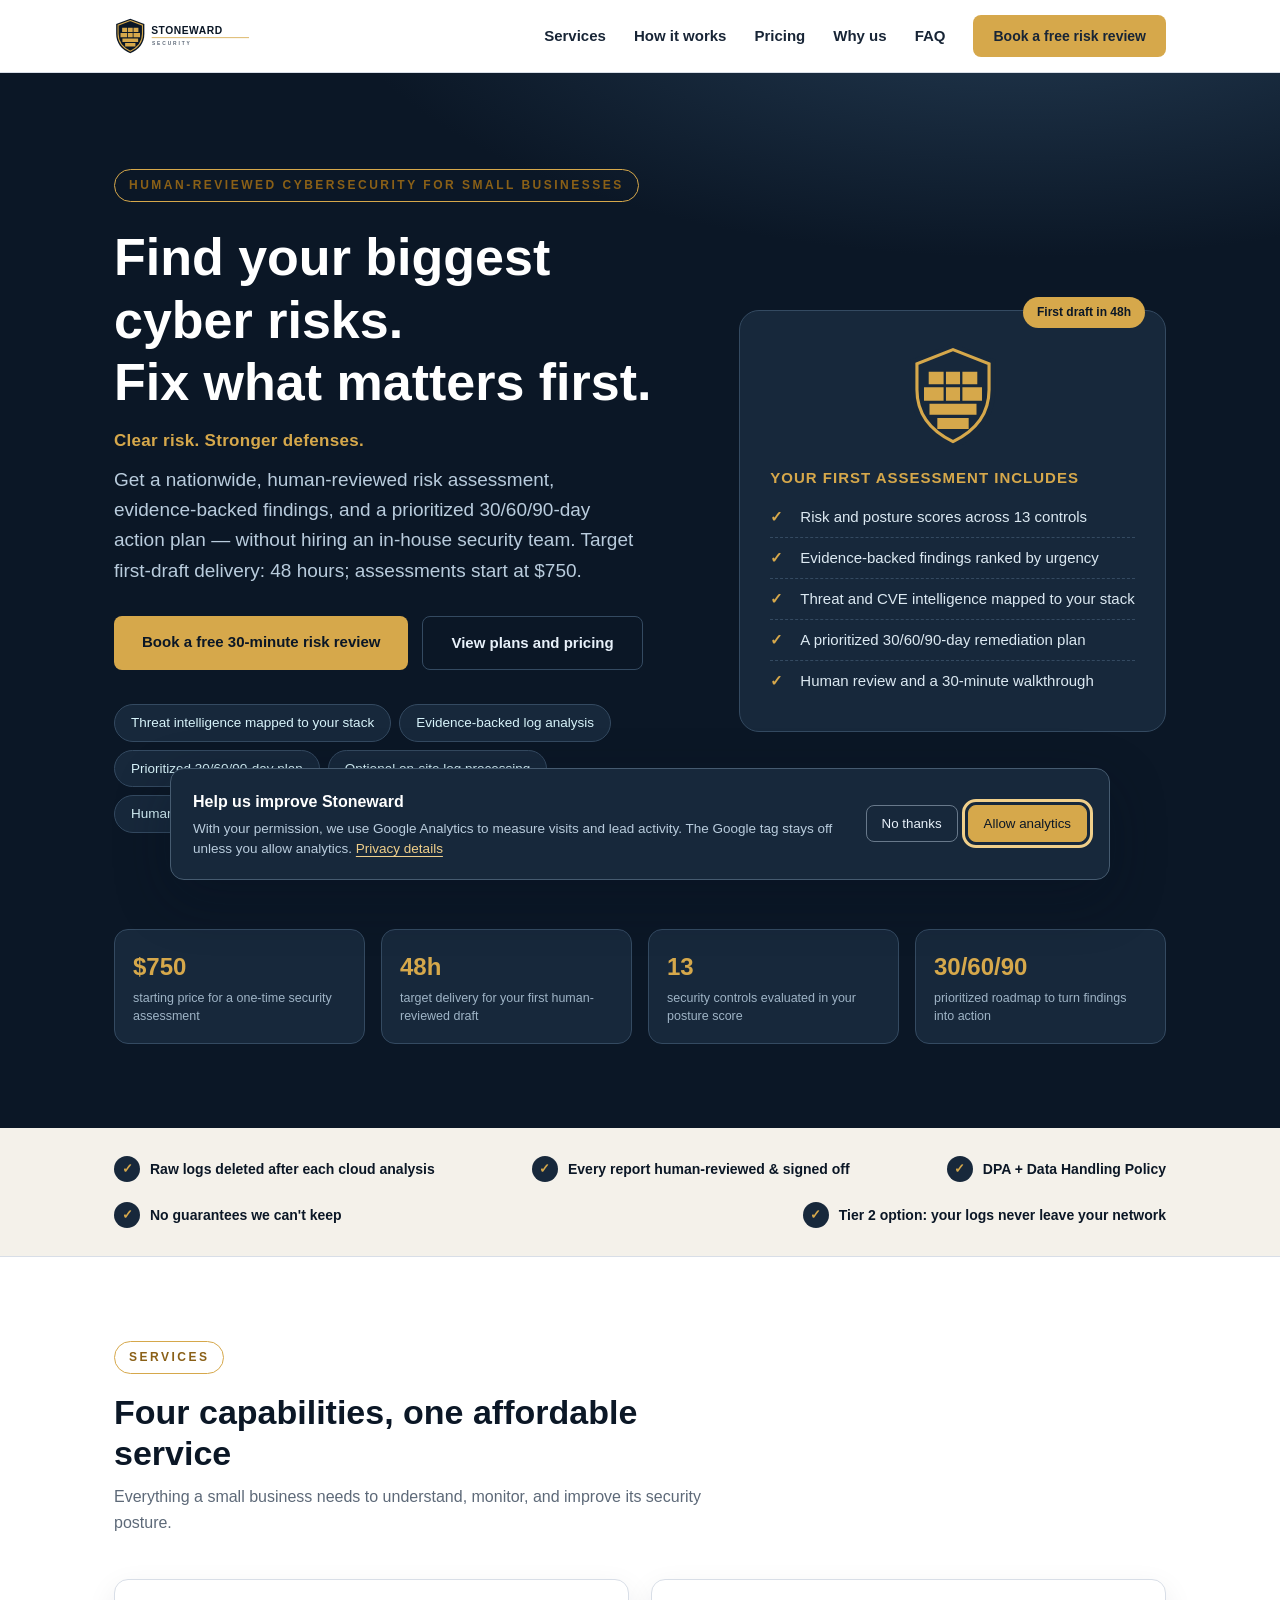
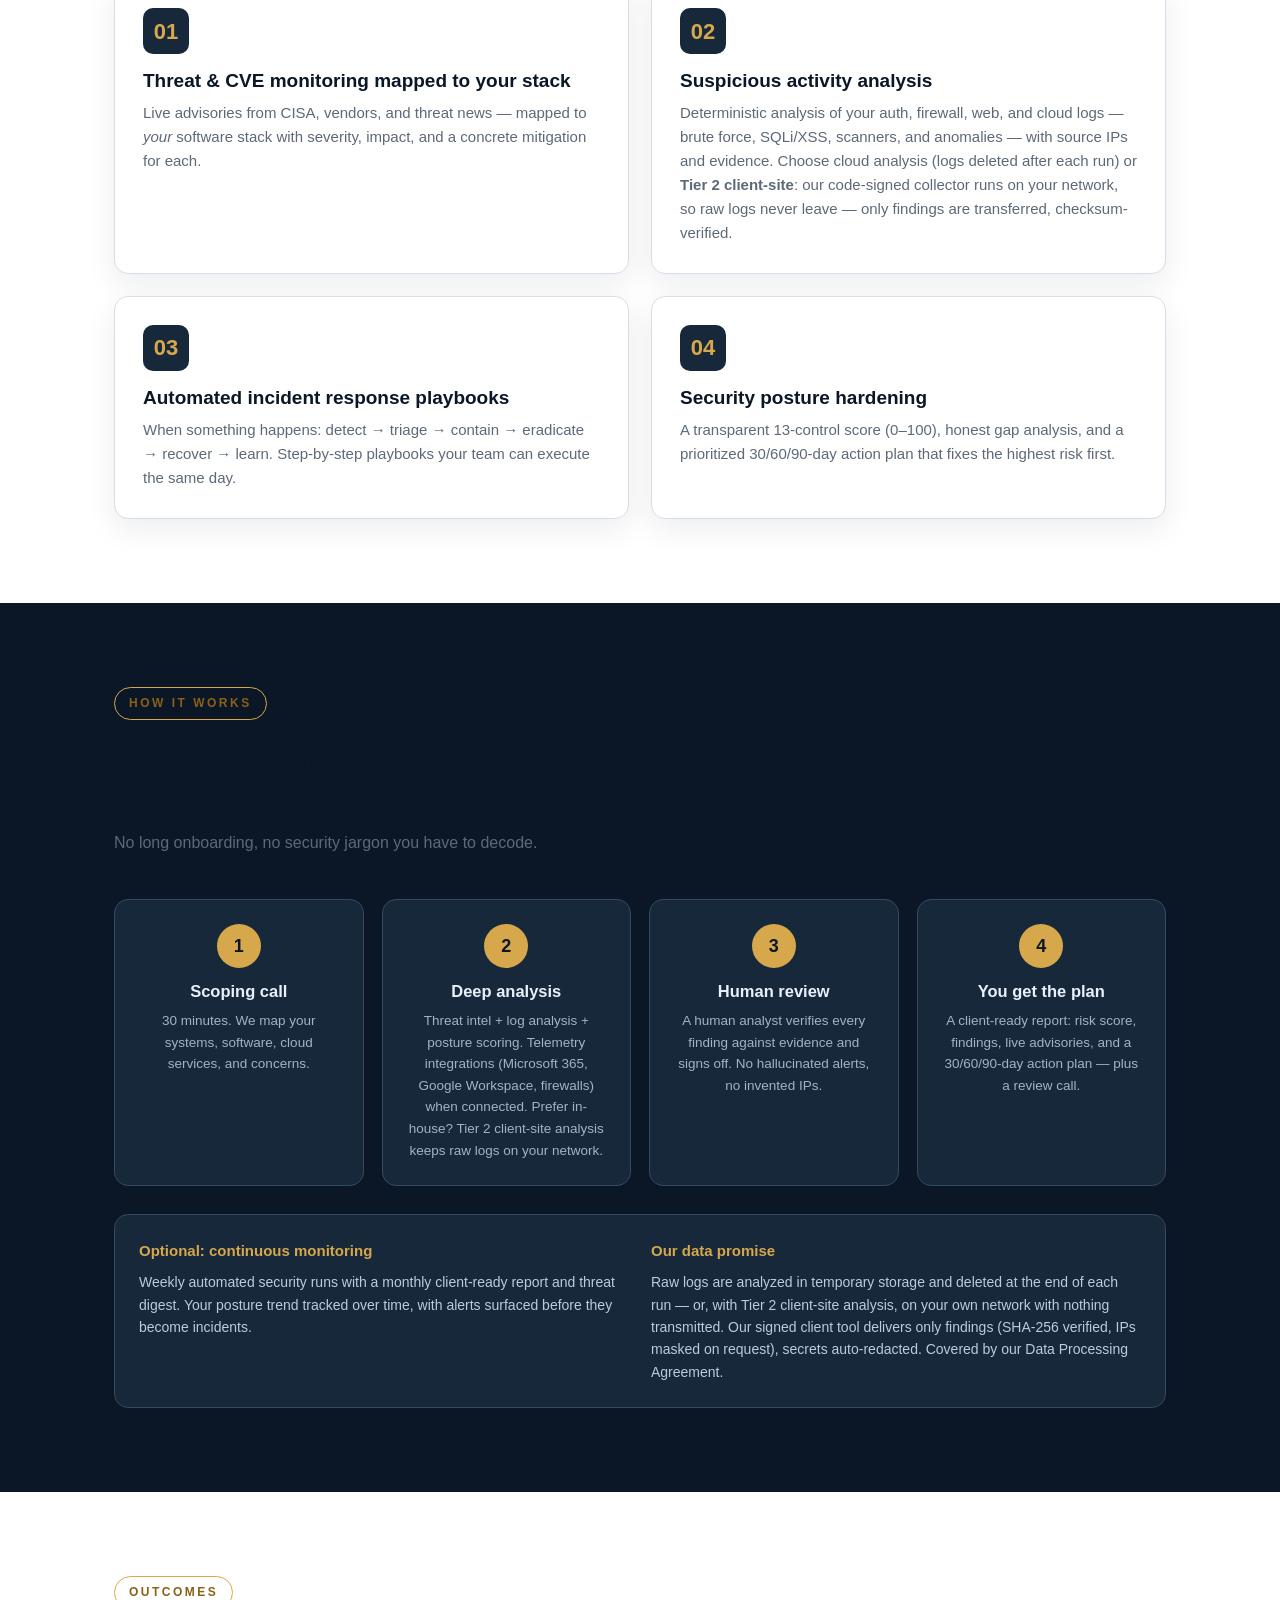
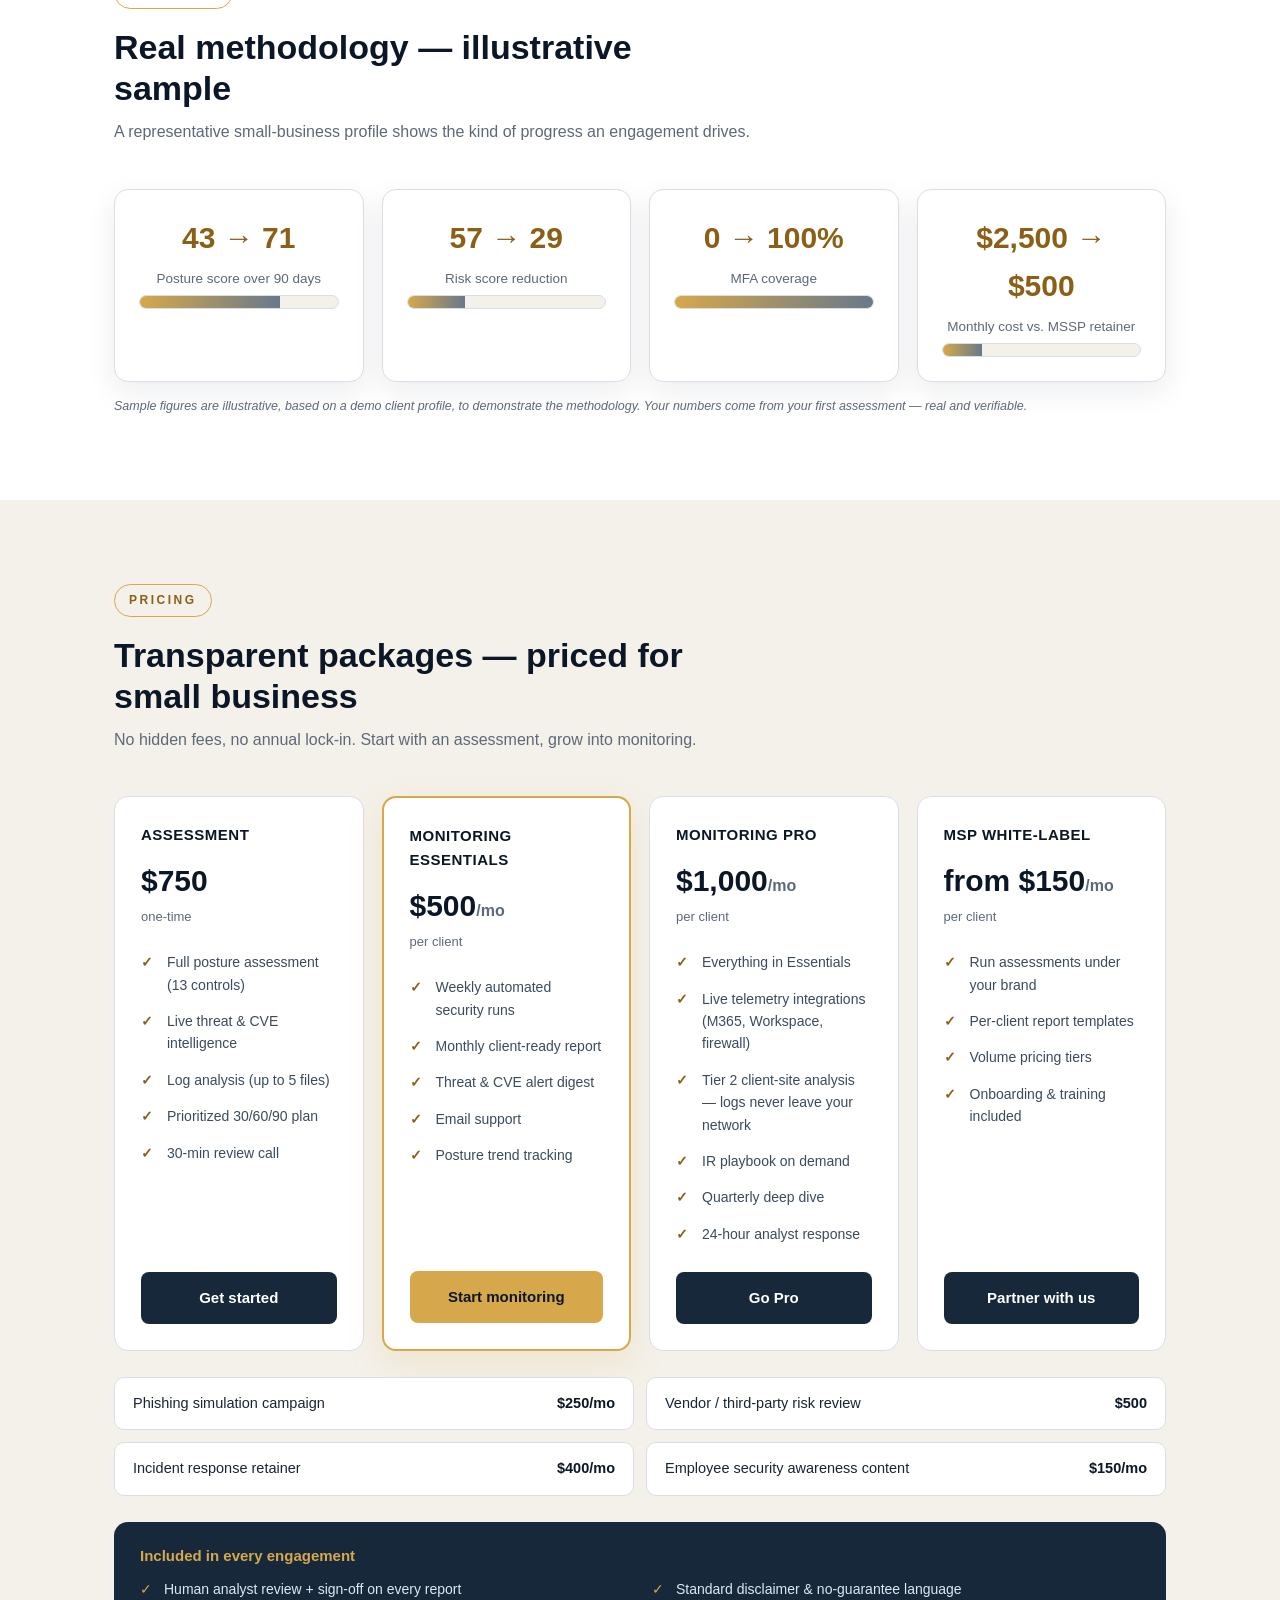
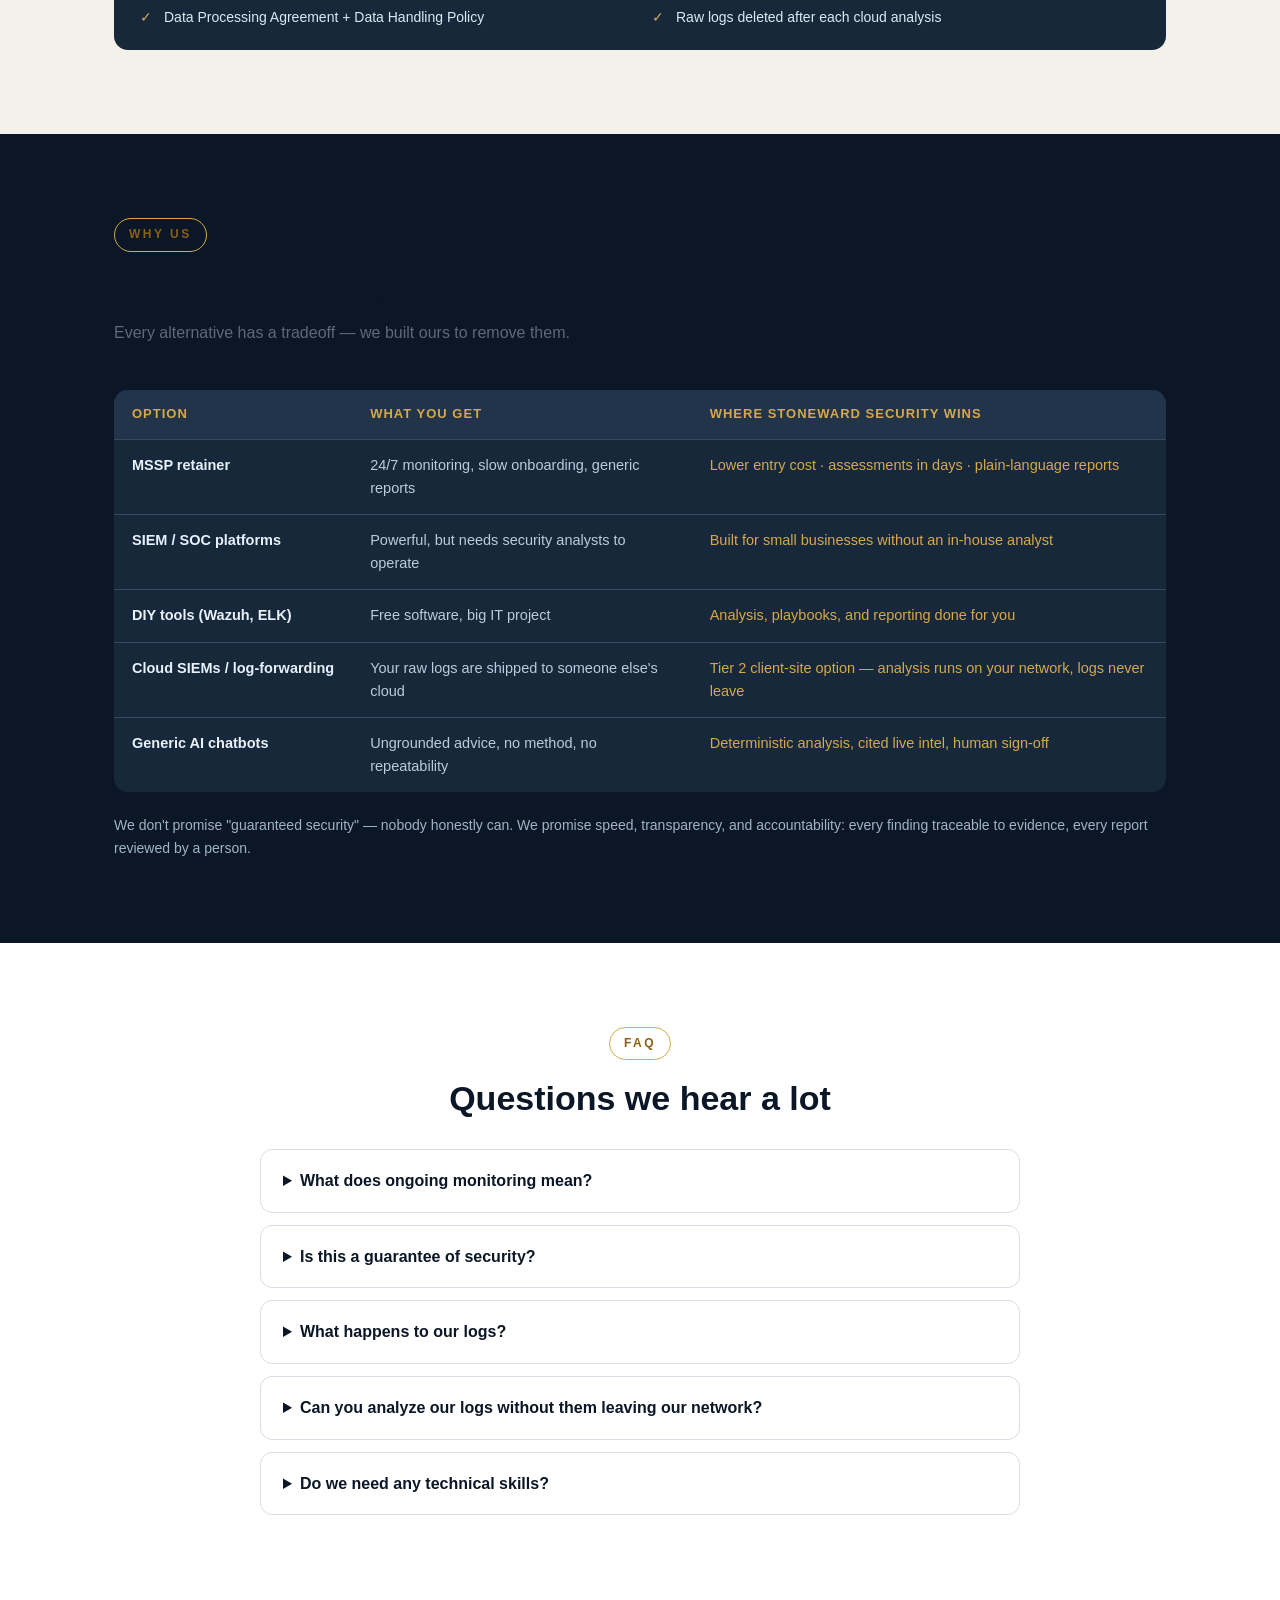
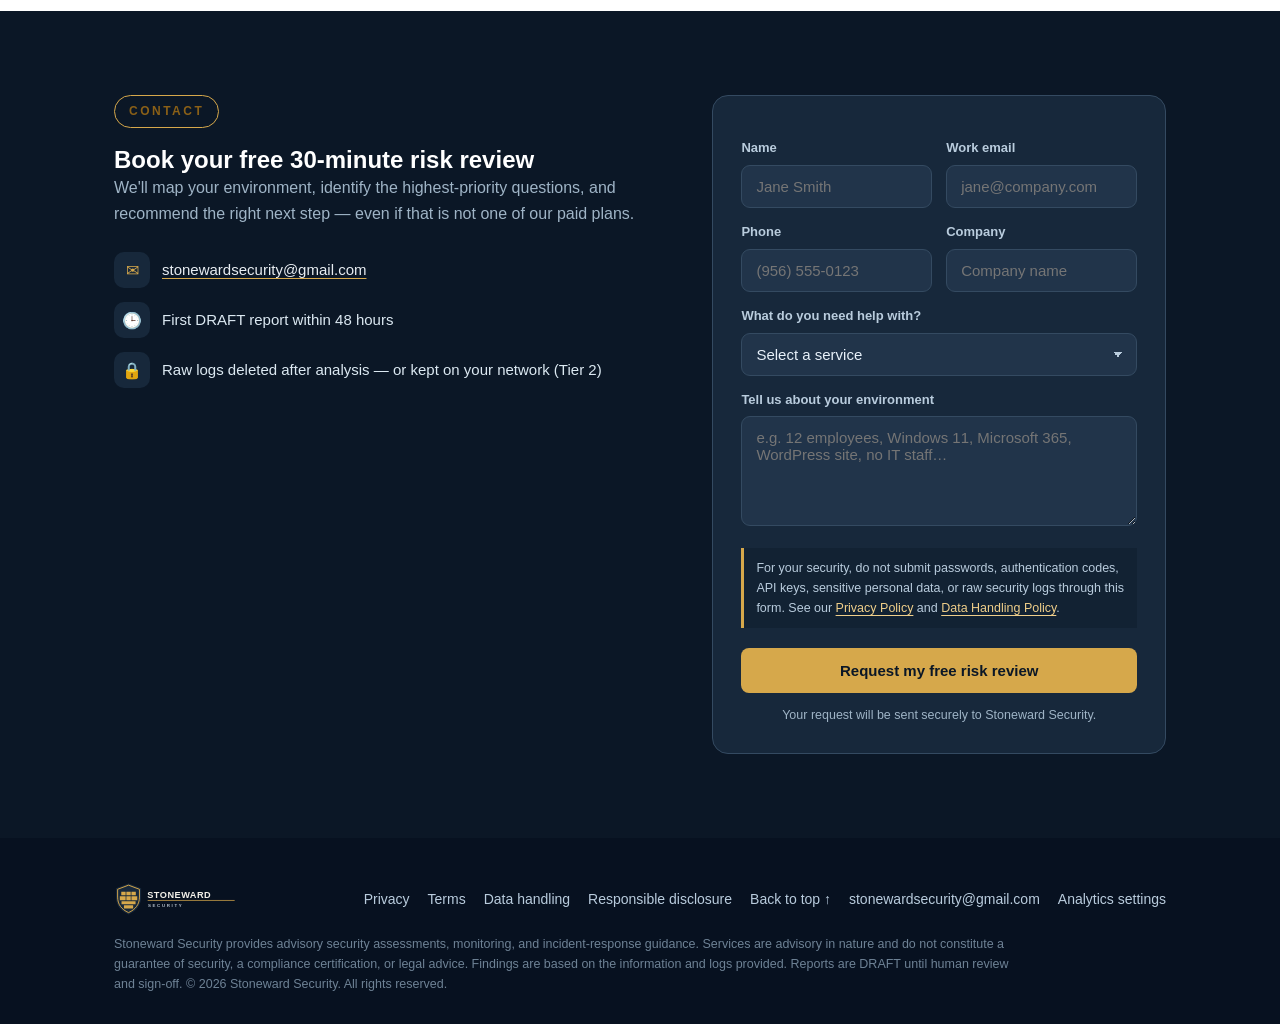
<file: index.html>
<!DOCTYPE html>
<html lang="en">
<head>
<meta charset="UTF-8">
<meta name="viewport" content="width=device-width, initial-scale=1.0">
<title>Small Business Cybersecurity Assessments | Stoneward Security</title>
<meta name="description" content="Get a human-reviewed cybersecurity assessment, prioritized 30/60/90-day action plan, and optional monitoring built for small businesses. Plans start at $750.">
<meta name="theme-color" content="#0B1726">
<link rel="icon" href="favicon.ico" sizes="any">
<link rel="icon" href="icon-192x192.png" type="image/png" sizes="192x192">
<link rel="apple-touch-icon" href="apple-touch-icon.png">
<link rel="manifest" href="site.webmanifest">
<meta property="og:title" content="Small Business Cybersecurity Assessments | Stoneward Security">
<meta property="og:description" content="Human-reviewed risk assessments, prioritized action plans, and optional monitoring built for small businesses. Plans start at $750.">
<meta property="og:image" content="https://stonewardsecurity.github.io/og-card.png">
<meta property="og:image:width" content="1200">
<meta property="og:image:height" content="630">
<meta property="og:image:alt" content="Stoneward Security — Clear risk. Stronger defenses.">
<meta property="og:url" content="https://stonewardsecurity.github.io/">
<meta property="og:site_name" content="Stoneward Security">
<meta property="og:locale" content="en_US">
<link rel="canonical" href="https://stonewardsecurity.github.io/">
<meta property="og:type" content="website">
<meta name="twitter:card" content="summary_large_image">
<meta name="twitter:title" content="Small Business Cybersecurity Assessments | Stoneward Security">
<meta name="twitter:description" content="Human-reviewed risk assessments, prioritized action plans, and optional monitoring built for small businesses.">
<meta name="twitter:image" content="https://stonewardsecurity.github.io/og-card.png">
  <link rel="stylesheet" href="analytics.css">
<script src="analytics.js" defer></script>
<script type="application/ld+json">
{
  "@context": "https://schema.org",
  "@type": "Organization",
  "name": "Stoneward Security",
  "url": "https://stonewardsecurity.github.io/",
  "logo": "https://stonewardsecurity.github.io/icon-512x512.png",
  "description": "Human-reviewed cybersecurity assessments, monitoring, and incident-response guidance for small businesses.",
  "email": "stonewardsecurity@gmail.com",
  "areaServed": {
    "@type": "Country",
    "name": "United States"
  },
  "knowsAbout": [
    "Cybersecurity assessments",
    "Security monitoring",
    "Incident response planning",
    "Small business cybersecurity"
  ]
}
</script>
<style>
  :root{
    --navy:#0B1726; --navy-2:#17283B; --navy-3:#21344A; --navy-line:#344A61;
    --gold:#D6A84B; --gold-d:#8A6017; --ink:#182536; --muted:#5D6978;
    --paper:#F4F1EA; --white:#FFFFFF; --line:#D8DEE7;
    --radius:14px; --shadow:0 10px 30px rgba(10,26,47,.08);
    --font:"Segoe UI",-apple-system,BlinkMacSystemFont,Roboto,Helvetica,Arial,sans-serif;
  }
  *{box-sizing:border-box;margin:0;padding:0}
  html{scroll-behavior:smooth}
  body{font-family:var(--font);color:var(--ink);background:var(--white);line-height:1.6;font-size:16px}
  img{max-width:100%;display:block}
  a{color:var(--gold-d);text-decoration:none}
  .wrap{max-width:1100px;margin:0 auto;padding:0 24px}
  .btn{display:inline-block;background:var(--gold);color:var(--navy);font-weight:800;padding:14px 28px;border-radius:8px;font-size:15px;transition:.2s}
  .btn:hover{transform:translateY(-2px);box-shadow:0 8px 20px rgba(214,168,75,.3)}
  .btn.ghost{background:transparent;color:#E8F1FA;border:1px solid var(--navy-line)}
  .btn.ghost:hover{border-color:var(--gold);color:var(--gold)}
  .btn.dark{background:var(--navy-2);color:#fff}
  .btn.dark:hover{background:var(--navy)}
  .kicker{display:inline-block;font-size:12px;letter-spacing:2.5px;text-transform:uppercase;font-weight:800;color:var(--gold-d);border:1px solid var(--gold);border-radius:999px;padding:6px 14px;margin-bottom:18px}
  h1,h2,h3{line-height:1.2;color:var(--navy)}
  .dark h1,.dark h2,.dark h3{color:#E8F1FA}
  section{padding:84px 0}
  .sec-head{max-width:640px;margin-bottom:44px}
  .sec-head h2{font-size:34px;margin-bottom:10px}
  .sec-head p{color:var(--muted)}
  /* ---------- Header ---------- */
  header{position:sticky;top:0;z-index:50;background:rgba(255,255,255,.92);backdrop-filter:blur(8px);border-bottom:1px solid var(--line)}
  .nav{display:flex;align-items:center;justify-content:space-between;height:72px}
  .nav img{height:38px;width:auto}
  .nav-links{display:flex;gap:28px;align-items:center}
  .nav-links a{color:var(--ink);font-size:15px;font-weight:600}
  .nav-links a:hover{color:var(--gold-d)}
  .nav .btn{padding:10px 20px;font-size:14px}
  .burger{display:none;background:none;border:none;font-size:24px;color:var(--navy);cursor:pointer}
  /* ---------- Hero ---------- */
  .hero{background:radial-gradient(1200px 500px at 80% -10%,#253D55 0%,var(--navy) 58%);color:#E8F1FA;padding:96px 0 84px}
  .hero-grid{display:grid;grid-template-columns:1.15fr .85fr;gap:48px;align-items:center}
  .hero h1{font-size:52px;color:#fff;margin:6px 0 20px}
  .hero .promise{color:var(--gold);font-size:17px;font-weight:800;letter-spacing:.3px;margin:-6px 0 10px}
  .hero .lead{font-size:19px;color:#B9CCDD;max-width:520px;margin-bottom:30px}
  .hero .cta-row{display:flex;gap:14px;flex-wrap:wrap;margin-bottom:34px}
  .chips{display:flex;flex-wrap:wrap;gap:8px;margin-bottom:40px}
  .chip{background:var(--navy-2);border:1px solid var(--navy-line);color:#D7F3FA;border-radius:999px;padding:7px 16px;font-size:13.5px}
  .hero-stats{display:grid;grid-template-columns:repeat(4,1fr);gap:16px}
  .hero-stats-spaced{margin-top:56px}
  .hstat{background:var(--navy-2);border:1px solid var(--navy-line);border-radius:var(--radius);padding:18px}
  .hstat .num{font-size:24px;font-weight:800;color:var(--gold)}
  .hstat .lbl{font-size:12.5px;color:#9FB4C6;margin-top:4px;line-height:1.4}
  .hero-art{background:var(--navy-2);border:1px solid var(--navy-line);border-radius:20px;padding:30px;position:relative}
  .hero-art img{height:110px;margin:0 auto 18px}
  .hero-art h3{color:var(--gold);font-size:15px;letter-spacing:1px;text-transform:uppercase;margin-bottom:10px}
  .hero-art ul{list-style:none}
  .hero-art li{padding:8px 0 8px 30px;position:relative;font-size:15px;color:#DCE9F2;border-bottom:1px dashed var(--navy-line)}
  .hero-art li:last-child{border-bottom:none}
  .hero-art li::before{content:"✓";position:absolute;left:0;color:var(--gold);font-weight:800}
  .hero-art .badge{position:absolute;top:-14px;right:20px;background:var(--gold);color:var(--navy);font-size:12px;font-weight:800;padding:6px 14px;border-radius:999px}
  /* ---------- Trust strip ---------- */
  .trust{background:var(--paper);padding:28px 0;border-bottom:1px solid var(--line)}
  .trust .wrap{display:flex;justify-content:space-between;gap:20px;flex-wrap:wrap;align-items:center}
  .trust-item{display:flex;align-items:center;gap:10px;font-size:14px;font-weight:600;color:var(--navy)}
  .trust-item .tick{background:var(--navy-2);color:var(--gold);width:26px;height:26px;border-radius:50%;display:flex;align-items:center;justify-content:center;font-size:13px;flex-shrink:0}
  /* ---------- Services ---------- */
  .svc-grid{display:grid;grid-template-columns:repeat(2,1fr);gap:22px}
  .svc{background:var(--white);border:1px solid var(--line);border-radius:var(--radius);padding:28px;box-shadow:var(--shadow)}
  .svc .ic{width:46px;height:46px;border-radius:10px;background:var(--navy-2);color:var(--gold);display:flex;align-items:center;justify-content:center;font-size:22px;font-weight:800;margin-bottom:16px}
  .svc h3{font-size:19px;margin-bottom:8px}
  .svc p{color:var(--muted);font-size:15px}
  /* ---------- How it works ---------- */
  .how{background:var(--navy);color:#E8F1FA}
  .steps{display:grid;grid-template-columns:repeat(4,1fr);gap:18px}
  .step{background:var(--navy-2);border:1px solid var(--navy-line);border-radius:var(--radius);padding:24px;text-align:center}
  .step .n{width:44px;height:44px;margin:0 auto 14px;border-radius:50%;background:var(--gold);color:var(--navy);font-weight:800;font-size:18px;display:flex;align-items:center;justify-content:center}
  .step h3{font-size:16.5px;color:#E8F1FA;margin-bottom:8px}
  .step p{font-size:13.5px;color:#9FB4C6}
  .how-note{margin-top:28px;background:var(--navy-2);border:1px solid var(--navy-line);border-radius:var(--radius);padding:24px;display:grid;grid-template-columns:1fr 1fr;gap:22px}
  .how-note h4{color:var(--gold);font-size:15px;margin-bottom:8px}
  .how-note p{font-size:14px;color:#B9CCDD}
  /* ---------- Outcomes ---------- */
  .out-grid{display:grid;grid-template-columns:repeat(4,1fr);gap:18px}
  .out{background:var(--white);border:1px solid var(--line);border-radius:var(--radius);padding:24px;text-align:center;box-shadow:var(--shadow)}
  .out .num{font-size:30px;font-weight:800;color:var(--gold-d)}
  .out .lbl{font-size:13.5px;color:var(--muted);margin-top:6px}
  .bar{background:var(--paper);border:1px solid var(--line);border-radius:12px;overflow:hidden;height:14px;margin-top:6px}
  .bar span{display:block;height:100%;background:linear-gradient(90deg,var(--gold),#68798B)}
  .bar .w-20{width:20%}
  .bar .w-29{width:29%}
  .bar .w-71{width:71%}
  .bar .w-100{width:100%}
  .note{font-size:12.5px;color:var(--muted);font-style:italic;margin-top:14px}
  /* ---------- Pricing ---------- */
  .pricing{background:var(--paper)}
  .price-grid{display:grid;grid-template-columns:repeat(4,1fr);gap:18px;align-items:stretch}
  .plan{background:var(--white);border:1px solid var(--line);border-radius:var(--radius);padding:26px;display:flex;flex-direction:column}
  .plan.featured{border:2px solid var(--gold);box-shadow:0 12px 34px rgba(214,168,75,.18)}
  .plan .p-name{font-size:15px;font-weight:800;color:var(--navy);text-transform:uppercase;letter-spacing:.5px}
  .plan .p-price{font-size:30px;font-weight:800;color:var(--navy);margin:10px 0 2px}
  .plan .price-period{font-size:16px;color:var(--muted)}
  .plan .p-sub{font-size:13px;color:var(--muted);margin-bottom:16px}
  .plan ul{list-style:none;flex:1;margin-bottom:20px}
  .plan li{padding:7px 0 7px 26px;position:relative;font-size:14px;color:#3A4B5E}
  .plan li::before{content:"✓";position:absolute;left:0;color:var(--gold-d);font-weight:800}
  .plan .btn{text-align:center}
  .addons{margin-top:26px;display:grid;grid-template-columns:repeat(2,1fr);gap:12px}
  .addon{background:var(--white);border:1px solid var(--line);border-radius:10px;padding:14px 18px;display:flex;justify-content:space-between;font-size:14.5px}
  .addon b{color:var(--navy)}
  .included{margin-top:26px;background:var(--navy-2);border-radius:var(--radius);padding:22px 26px;color:#DCE9F2}
  .included h4{color:var(--gold);font-size:15px;margin-bottom:10px}
  .included ul{list-style:none;display:grid;grid-template-columns:repeat(2,1fr);gap:6px 24px}
  .included li{font-size:14px;padding-left:24px;position:relative}
  .included li::before{content:"✓";position:absolute;left:0;color:var(--gold)}
  /* ---------- Why us ---------- */
  .why{background:var(--navy);color:#E8F1FA}
  table.cmp{width:100%;border-collapse:collapse;background:var(--navy-2);border-radius:14px;overflow:hidden;font-size:14.5px}
  table.cmp th{background:var(--navy-3);color:var(--gold);text-align:left;padding:14px 18px;font-size:13px;text-transform:uppercase;letter-spacing:1px}
  table.cmp td{padding:14px 18px;border-top:1px solid var(--navy-line);color:#B9CCDD;vertical-align:top}
  table.cmp td:first-child{color:#E8F1FA;font-weight:700;white-space:nowrap}
  table.cmp .win{color:var(--gold)}
  .why-note{margin-top:22px;font-size:14px;color:#9FB4C6}
  /* ---------- FAQ ---------- */
  .faq{max-width:760px;margin:0 auto}
  .sec-head.centered{margin:0 auto 30px;text-align:center}
  details{background:var(--white);border:1px solid var(--line);border-radius:12px;padding:18px 22px;margin-bottom:12px}
  summary{font-weight:700;color:var(--navy);cursor:pointer;font-size:16px}
  details p{margin-top:12px;color:var(--muted);font-size:15px}
  /* ---------- Contact ---------- */
  .contact{background:var(--navy);color:#E8F1FA}
  .contact-grid{display:grid;grid-template-columns:1.1fr .9fr;gap:44px;align-items:start}
  .contact h2{color:#fff}
  .contact .sub{color:#9FB4C6;margin-bottom:26px}
  .c-item{display:flex;align-items:center;gap:12px;margin-bottom:14px;font-size:15px;color:#DCE9F2}
  .contact .c-item a{color:#E8EDF2;text-decoration:underline;text-decoration-color:var(--gold);text-underline-offset:3px}
  .c-item .ic{width:36px;height:36px;border-radius:10px;background:var(--navy-2);color:var(--gold);display:flex;align-items:center;justify-content:center;font-size:16px;flex-shrink:0}
  form{background:var(--navy-2);border:1px solid var(--navy-line);border-radius:16px;padding:28px}
  .frow{display:grid;grid-template-columns:1fr 1fr;gap:14px}
  label{display:block;font-size:13px;font-weight:700;color:#B9CCDD;margin:14px 0 6px}
  input,select,textarea{width:100%;background:var(--navy-3);border:1px solid var(--navy-line);border-radius:9px;padding:12px 14px;color:#E8F1FA;font-size:15px;font-family:inherit}
  select{appearance:none;background-image:linear-gradient(45deg,transparent 50%,#B9CCDD 50%),linear-gradient(135deg,#B9CCDD 50%,transparent 50%);background-position:calc(100% - 18px) 50%,calc(100% - 13px) 50%;background-size:5px 5px,5px 5px;background-repeat:no-repeat;padding-right:40px}
  input:focus,select:focus,textarea:focus{outline:none;border-color:var(--gold);box-shadow:0 0 0 3px rgba(214,168,75,.12)}
  textarea{resize:vertical;min-height:110px}
  form .btn{width:100%;margin-top:20px;border:none;cursor:pointer;font-size:15px}
  form .btn:disabled{cursor:wait;opacity:.72;transform:none;box-shadow:none}
  .form-note{font-size:12.5px;color:#9FB4C6;margin-top:12px;text-align:center}
  .form-note.success{color:#8DE3B0;font-weight:700}
  .form-note.error{color:#FFB4A8}
  .safe-note{font-size:12.5px;color:#B9CCDD;margin-top:14px;padding:10px 12px;border-left:3px solid var(--gold);background:rgba(11,23,38,.35)}
  .safe-note a{color:#F0CF8A;text-decoration:underline;text-underline-offset:3px}
  .bot-field{position:absolute;left:-9999px;width:1px;height:1px;overflow:hidden}
  /* ---------- Footer ---------- */
  footer{background:#071120;color:#8FA3B5;padding:44px 0 30px;font-size:14px}
  .foot{display:flex;justify-content:space-between;gap:24px;flex-wrap:wrap;align-items:center;margin-bottom:18px}
  .foot img{height:34px}
  .foot a{color:#B9CCDD}
  .foot-links{display:flex;gap:9px 18px;flex-wrap:wrap;justify-content:flex-end;align-items:center}
  .foot-links a:hover{color:var(--gold)}
  .disc{font-size:12.5px;color:#6E8295;max-width:900px;line-height:1.6}
  /* ---------- Responsive ---------- */
  @media(max-width:980px){
    .hero-grid,.contact-grid{grid-template-columns:1fr}
    .hero h1{font-size:40px}
    .hero-stats{grid-template-columns:repeat(2,1fr)}
    .steps,.price-grid{grid-template-columns:repeat(2,1fr)}
    .out-grid{grid-template-columns:repeat(2,1fr)}
    .svc-grid{grid-template-columns:1fr}
    .how-note{grid-template-columns:1fr}
  }
  @media(max-width:640px){
    .nav-links{display:none;position:absolute;top:72px;left:0;right:0;background:#fff;border-bottom:1px solid var(--line);flex-direction:column;padding:20px;gap:16px;align-items:flex-start}
    .nav-links.open{display:flex}
    .burger{display:block}
    .steps,.price-grid{grid-template-columns:1fr}
    .frow{grid-template-columns:1fr}
    .included ul{grid-template-columns:1fr}
    section{padding:60px 0}
  }
</style>
</head>
<body>

<!-- ================= HEADER ================= -->
<header>
  <div class="wrap nav">
    <img src="stoneward_logo.svg" alt="Stoneward Security logo">
    <nav class="nav-links" id="navLinks" aria-label="Primary navigation">
      <a href="#services">Services</a>
      <a href="#how">How it works</a>
      <a href="#pricing">Pricing</a>
      <a href="#why">Why us</a>
      <a href="#faq">FAQ</a>
      <a href="#contact" class="btn">Book a free risk review</a>
    </nav>
    <button type="button" class="burger" id="burger" aria-label="Menu" aria-controls="navLinks" aria-expanded="false">☰</button>
  </div>
</header>

<!-- ================= HERO ================= -->
<section class="hero" id="top">
  <div class="wrap hero-grid">
    <div>
      <span class="kicker">Human-reviewed cybersecurity for small businesses</span>
      <h1>Find your biggest cyber risks.<br>Fix what matters first.</h1>
      <p class="promise">Clear risk. Stronger defenses.</p>
      <p class="lead">Get a nationwide, human-reviewed risk assessment, evidence-backed findings, and a prioritized 30/60/90-day action plan — without hiring an in-house security team. Target first-draft delivery: 48 hours; assessments start at $750.</p>
      <div class="cta-row">
        <a class="btn" href="#contact">Book a free 30-minute risk review</a>
        <a class="btn ghost" href="#pricing">View plans and pricing</a>
      </div>
      <div class="chips">
        <span class="chip">Threat intelligence mapped to your stack</span>
        <span class="chip">Evidence-backed log analysis</span>
        <span class="chip">Prioritized 30/60/90-day plan</span>
        <span class="chip">Optional on-site log processing</span>
        <span class="chip">Human-reviewed reports</span>
        <span class="chip">Nationwide, remote-first service</span>
      </div>
    </div>
    <div class="hero-art">
      <span class="badge">First draft in 48h</span>
      <img src="stoneward_logo_icon_light.svg" alt="Stoneward Security shield">
      <h3>Your first assessment includes</h3>
      <ul>
        <li>Risk and posture scores across 13 controls</li>
        <li>Evidence-backed findings ranked by urgency</li>
        <li>Threat and CVE intelligence mapped to your stack</li>
        <li>A prioritized 30/60/90-day remediation plan</li>
        <li>Human review and a 30-minute walkthrough</li>
      </ul>
    </div>
  </div>
  <div class="wrap hero-stats hero-stats-spaced">
    <div class="hstat"><div class="num">$750</div><div class="lbl">starting price for a one-time security assessment</div></div>
    <div class="hstat"><div class="num">48h</div><div class="lbl">target delivery for your first human-reviewed draft</div></div>
    <div class="hstat"><div class="num">13</div><div class="lbl">security controls evaluated in your posture score</div></div>
    <div class="hstat"><div class="num">30/60/90</div><div class="lbl">prioritized roadmap to turn findings into action</div></div>
  </div>
</section>

<!-- ================= TRUST STRIP ================= -->
<div class="trust">
  <div class="wrap">
    <div class="trust-item"><span class="tick">✓</span> Raw logs deleted after each cloud analysis</div>
    <div class="trust-item"><span class="tick">✓</span> Every report human-reviewed &amp; signed off</div>
    <div class="trust-item"><span class="tick">✓</span> DPA + Data Handling Policy</div>
    <div class="trust-item"><span class="tick">✓</span> No guarantees we can't keep</div>
    <div class="trust-item"><span class="tick">✓</span> Tier 2 option: your logs never leave your network</div>
  </div>
</div>

<!-- ================= SERVICES ================= -->
<section id="services">
  <div class="wrap">
    <div class="sec-head">
      <span class="kicker">Services</span>
      <h2>Four capabilities, one affordable service</h2>
      <p>Everything a small business needs to understand, monitor, and improve its security posture.</p>
    </div>
    <div class="svc-grid">
      <div class="svc">
        <div class="ic">01</div>
        <h3>Threat &amp; CVE monitoring mapped to your stack</h3>
        <p>Live advisories from CISA, vendors, and threat news — mapped to <em>your</em> software stack with severity, impact, and a concrete mitigation for each.</p>
      </div>
      <div class="svc">
        <div class="ic">02</div>
        <h3>Suspicious activity analysis</h3>
        <p>Deterministic analysis of your auth, firewall, web, and cloud logs — brute force, SQLi/XSS, scanners, and anomalies — with source IPs and evidence. Choose cloud analysis (logs deleted after each run) or <strong>Tier 2 client-site</strong>: our code-signed collector runs on your network, so raw logs never leave — only findings are transferred, checksum-verified.</p>
      </div>
      <div class="svc">
        <div class="ic">03</div>
        <h3>Automated incident response playbooks</h3>
        <p>When something happens: detect → triage → contain → eradicate → recover → learn. Step-by-step playbooks your team can execute the same day.</p>
      </div>
      <div class="svc">
        <div class="ic">04</div>
        <h3>Security posture hardening</h3>
        <p>A transparent 13-control score (0–100), honest gap analysis, and a prioritized 30/60/90-day action plan that fixes the highest risk first.</p>
      </div>
    </div>
  </div>
</section>

<!-- ================= HOW IT WORKS ================= -->
<section class="how" id="how">
  <div class="wrap">
    <div class="sec-head">
      <span class="kicker">How it works</span>
      <h2>From scoping call to action plan in 48 hours</h2>
      <p>No long onboarding, no security jargon you have to decode.</p>
    </div>
    <div class="steps">
      <div class="step"><div class="n">1</div><h3>Scoping call</h3><p>30 minutes. We map your systems, software, cloud services, and concerns.</p></div>
      <div class="step"><div class="n">2</div><h3>Deep analysis</h3><p>Threat intel + log analysis + posture scoring. Telemetry integrations (Microsoft 365, Google Workspace, firewalls) when connected. Prefer in-house? Tier 2 client-site analysis keeps raw logs on your network.</p></div>
      <div class="step"><div class="n">3</div><h3>Human review</h3><p>A human analyst verifies every finding against evidence and signs off. No hallucinated alerts, no invented IPs.</p></div>
      <div class="step"><div class="n">4</div><h3>You get the plan</h3><p>A client-ready report: risk score, findings, live advisories, and a 30/60/90-day action plan — plus a review call.</p></div>
    </div>
    <div class="how-note">
      <div>
        <h4>Optional: continuous monitoring</h4>
        <p>Weekly automated security runs with a monthly client-ready report and threat digest. Your posture trend tracked over time, with alerts surfaced before they become incidents.</p>
      </div>
      <div>
        <h4>Our data promise</h4>
        <p>Raw logs are analyzed in temporary storage and deleted at the end of each run — or, with Tier 2 client-site analysis, on your own network with nothing transmitted. Our signed client tool delivers only findings (SHA-256 verified, IPs masked on request), secrets auto-redacted. Covered by our Data Processing Agreement.</p>
      </div>
    </div>
  </div>
</section>

<!-- ================= OUTCOMES ================= -->
<section id="outcomes">
  <div class="wrap">
    <div class="sec-head">
      <span class="kicker">Outcomes</span>
      <h2>Real methodology — illustrative sample</h2>
      <p>A representative small-business profile shows the kind of progress an engagement drives.</p>
    </div>
    <div class="out-grid">
      <div class="out"><div class="num">43 → 71</div><div class="lbl">Posture score over 90 days</div><div class="bar"><span class="w-71"></span></div></div>
      <div class="out"><div class="num">57 → 29</div><div class="lbl">Risk score reduction</div><div class="bar"><span class="w-29"></span></div></div>
      <div class="out"><div class="num">0 → 100%</div><div class="lbl">MFA coverage</div><div class="bar"><span class="w-100"></span></div></div>
      <div class="out"><div class="num">$2,500 → $500</div><div class="lbl">Monthly cost vs. MSSP retainer</div><div class="bar"><span class="w-20"></span></div></div>
    </div>
    <p class="note">Sample figures are illustrative, based on a demo client profile, to demonstrate the methodology. Your numbers come from your first assessment — real and verifiable.</p>
  </div>
</section>

<!-- ================= PRICING ================= -->
<section class="pricing" id="pricing">
  <div class="wrap">
    <div class="sec-head">
      <span class="kicker">Pricing</span>
      <h2>Transparent packages — priced for small business</h2>
      <p>No hidden fees, no annual lock-in. Start with an assessment, grow into monitoring.</p>
    </div>
    <div class="price-grid">
      <div class="plan">
        <div class="p-name">Assessment</div>
        <div class="p-price">$750</div>
        <div class="p-sub">one-time</div>
        <ul>
          <li>Full posture assessment (13 controls)</li>
          <li>Live threat &amp; CVE intelligence</li>
          <li>Log analysis (up to 5 files)</li>
          <li>Prioritized 30/60/90 plan</li>
          <li>30-min review call</li>
        </ul>
        <a class="btn dark" href="mailto:stonewardsecurity@gmail.com?subject=Stoneward%20Security%20Assessment">Get started</a>
      </div>
      <div class="plan featured">
        <div class="p-name">Monitoring Essentials</div>
        <div class="p-price">$500<span class="price-period">/mo</span></div>
        <div class="p-sub">per client</div>
        <ul>
          <li>Weekly automated security runs</li>
          <li>Monthly client-ready report</li>
          <li>Threat &amp; CVE alert digest</li>
          <li>Email support</li>
          <li>Posture trend tracking</li>
        </ul>
        <a class="btn" href="mailto:stonewardsecurity@gmail.com?subject=Stoneward%20Security%20Monitoring%20Essentials">Start monitoring</a>
      </div>
      <div class="plan">
        <div class="p-name">Monitoring Pro</div>
        <div class="p-price">$1,000<span class="price-period">/mo</span></div>
        <div class="p-sub">per client</div>
        <ul>
          <li>Everything in Essentials</li>
          <li>Live telemetry integrations (M365, Workspace, firewall)</li>
          <li>Tier 2 client-site analysis — logs never leave your network</li>
          <li>IR playbook on demand</li>
          <li>Quarterly deep dive</li>
          <li>24-hour analyst response</li>
        </ul>
        <a class="btn dark" href="mailto:stonewardsecurity@gmail.com?subject=Stoneward%20Security%20Monitoring%20Pro">Go Pro</a>
      </div>
      <div class="plan">
        <div class="p-name">MSP White-Label</div>
        <div class="p-price">from $150<span class="price-period">/mo</span></div>
        <div class="p-sub">per client</div>
        <ul>
          <li>Run assessments under your brand</li>
          <li>Per-client report templates</li>
          <li>Volume pricing tiers</li>
          <li>Onboarding &amp; training included</li>
        </ul>
        <a class="btn dark" href="mailto:stonewardsecurity@gmail.com?subject=Stoneward%20Security%20MSP%20White-Label">Partner with us</a>
      </div>
    </div>
    <div class="addons">
      <div class="addon"><span>Phishing simulation campaign</span><b>$250/mo</b></div>
      <div class="addon"><span>Vendor / third-party risk review</span><b>$500</b></div>
      <div class="addon"><span>Incident response retainer</span><b>$400/mo</b></div>
      <div class="addon"><span>Employee security awareness content</span><b>$150/mo</b></div>
    </div>
    <div class="included">
      <h4>Included in every engagement</h4>
      <ul>
        <li>Human analyst review + sign-off on every report</li>
        <li>Standard disclaimer &amp; no-guarantee language</li>
        <li>Data Processing Agreement + Data Handling Policy</li>
        <li>Raw logs deleted after each cloud analysis</li>
      </ul>
    </div>
  </div>
</section>

<!-- ================= WHY US ================= -->
<section class="why" id="why">
  <div class="wrap">
    <div class="sec-head">
      <span class="kicker">Why us</span>
      <h2>The honest comparison</h2>
      <p>Every alternative has a tradeoff — we built ours to remove them.</p>
    </div>
    <table class="cmp">
      <tbody>
      <tr><th>Option</th><th>What you get</th><th>Where Stoneward Security wins</th></tr>
      <tr><td>MSSP retainer</td><td>24/7 monitoring, slow onboarding, generic reports</td><td class="win">Lower entry cost · assessments in days · plain-language reports</td></tr>
      <tr><td>SIEM / SOC platforms</td><td>Powerful, but needs security analysts to operate</td><td class="win">Built for small businesses without an in-house analyst</td></tr>
      <tr><td>DIY tools (Wazuh, ELK)</td><td>Free software, big IT project</td><td class="win">Analysis, playbooks, and reporting done for you</td></tr>
      <tr><td>Cloud SIEMs / log-forwarding</td><td>Your raw logs are shipped to someone else's cloud</td><td class="win">Tier 2 client-site option — analysis runs on your network, logs never leave</td></tr>
      <tr><td>Generic AI chatbots</td><td>Ungrounded advice, no method, no repeatability</td><td class="win">Deterministic analysis, cited live intel, human sign-off</td></tr>
      </tbody>
    </table>
    <p class="why-note">We don't promise "guaranteed security" — nobody honestly can. We promise speed, transparency, and accountability: every finding traceable to evidence, every report reviewed by a person.</p>
  </div>
</section>

<!-- ================= FAQ ================= -->
<section id="faq">
  <div class="wrap">
    <div class="sec-head centered">
      <span class="kicker">FAQ</span>
      <h2>Questions we hear a lot</h2>
    </div>
    <div class="faq">
      <details>
        <summary>What does ongoing monitoring mean?</summary>
        <p>Scheduled automated runs (weekly or monthly) that scan live threat intelligence and your latest telemetry, with alerts surfaced in your monthly report. It's monitoring and analysis on your schedule — not a 24/7 SOC, and not priced like one.</p>
      </details>
      <details>
        <summary>Is this a guarantee of security?</summary>
        <p>No — and we say so in writing. Reports are advisory, human-reviewed, and clearly disclaimed. No service can honestly guarantee security; we make that explicit so there are no surprises.</p>
      </details>
      <details>
        <summary>What happens to our logs?</summary>
        <p>Logs are analyzed in temporary storage and deleted at the end of each run — or, with Tier 2 client-site analysis, they never leave your network at all. Only the report — with short evidence snippets (max 180 characters) — is retained, per our Data Handling Policy.</p>
      </details>
      <details>
        <summary>Can you analyze our logs without them leaving our network?</summary>
        <p>Yes — Tier 2 client-site analysis. We send a small, code-signed collector that runs on your premises (Windows, macOS, or Linux; no installs needed). It analyzes offline, redacts secrets automatically, hashes IPs on request, and produces a findings file with a SHA-256 checksum you verify out-of-band. Raw logs never leave your network — that's contractual, in our DPA.</p>
      </details>
      <details>
        <summary>Do we need any technical skills?</summary>
        <p>No. If you can describe your systems on a 30-minute call, we handle the analysis and deliver a plain-language report with a prioritized action plan. For monitoring, we can connect Microsoft 365 / Google Workspace / firewall telemetry for you.</p>
      </details>
    </div>
  </div>
</section>

<!-- ================= CONTACT ================= -->
<section class="contact" id="contact">
  <div class="wrap contact-grid">
    <div>
      <span class="kicker">Contact</span>
      <h2>Book your free 30-minute risk review</h2>
      <p class="sub">We'll map your environment, identify the highest-priority questions, and recommend the right next step — even if that is not one of our paid plans.</p>
      <div class="c-item"><span class="ic">✉</span> <a href="mailto:stonewardsecurity@gmail.com?subject=Stoneward%20Security%20inquiry">stonewardsecurity@gmail.com</a></div>
      <div class="c-item"><span class="ic">🕒</span> First DRAFT report within 48 hours</div>
      <div class="c-item"><span class="ic">🔒</span> Raw logs deleted after analysis — or kept on your network (Tier 2)</div>
    </div>
    <form id="contactForm">
      <input type="hidden" name="access_key" value="a076fd94-d085-42bc-879f-4108cd6970b1">
      <input type="hidden" name="from_name" value="Stoneward Security Website">
      <input type="hidden" name="subject" value="New Stoneward Security risk-review lead">
      <input type="hidden" name="source" value="https://stonewardsecurity.github.io/">
      <div class="bot-field" aria-hidden="true"><label for="botcheck">Leave this field empty</label><input id="botcheck" type="checkbox" name="botcheck" tabindex="-1"></div>
      <div class="frow">
        <div><label for="name">Name</label><input id="name" name="name" type="text" required autocomplete="name" maxlength="100" placeholder="Jane Smith"></div>
        <div><label for="email">Work email</label><input id="email" name="email" type="email" required autocomplete="email" maxlength="160" placeholder="jane@company.com"></div>
      </div>
      <div class="frow">
        <div><label for="phone">Phone</label><input id="phone" name="phone" type="tel" required autocomplete="tel" maxlength="30" placeholder="(956) 555-0123"></div>
        <div><label for="company">Company</label><input id="company" name="company" type="text" autocomplete="organization" maxlength="120" placeholder="Company name"></div>
      </div>
      <label for="service">What do you need help with?</label>
      <select id="service" name="service" required>
        <option value="" selected disabled>Select a service</option>
        <option>One-time security assessment</option>
        <option>Continuous security monitoring</option>
        <option>Incident-response planning</option>
        <option>MSP white-label partnership</option>
        <option>Not sure — recommend the right next step</option>
      </select>
      <label for="message">Tell us about your environment</label>
      <textarea id="message" name="message" required maxlength="1500" placeholder="e.g. 12 employees, Windows 11, Microsoft 365, WordPress site, no IT staff…"></textarea>
      <p class="safe-note">For your security, do not submit passwords, authentication codes, API keys, sensitive personal data, or raw security logs through this form. See our <a href="privacy.html">Privacy Policy</a> and <a href="data-handling.html">Data Handling Policy</a>.</p>
      <button type="submit" class="btn" id="submitButton">Request my free risk review</button>
      <p class="form-note" id="formNote" role="status" aria-live="polite">Your request will be sent securely to Stoneward Security.</p>
    </form>
  </div>
</section>

<!-- ================= FOOTER ================= -->
<footer>
  <div class="wrap">
    <div class="foot">
      <img src="stoneward_logo_light.svg" alt="Stoneward Security">
      <nav class="foot-links" aria-label="Footer navigation">
        <a href="privacy.html">Privacy</a>
        <a href="terms.html">Terms</a>
        <a href="data-handling.html">Data handling</a>
        <a href="responsible-disclosure.html">Responsible disclosure</a>
        <a href="#top">Back to top ↑</a>
        <a href="mailto:stonewardsecurity@gmail.com?subject=Stoneward%20Security%20inquiry">stonewardsecurity@gmail.com</a>
      </nav>
    </div>
    <p class="disc">Stoneward Security provides advisory security assessments, monitoring, and incident-response guidance. Services are advisory in nature and do not constitute a guarantee of security, a compliance certification, or legal advice. Findings are based on the information and logs provided. Reports are DRAFT until human review and sign-off. © <span id="year"></span> Stoneward Security. All rights reserved.</p>
  </div>
</footer>

<script>
  // Mobile nav
  document.getElementById('burger').addEventListener('click', function(){
    var isOpen = document.getElementById('navLinks').classList.toggle('open');
    this.setAttribute('aria-expanded', String(isOpen));
  });
  // Year
  document.getElementById('year').textContent = new Date().getFullYear();
  // Contact form → Web3Forms
  document.getElementById('contactForm').addEventListener('submit', async function(e){
    e.preventDefault();
    var note = document.getElementById('formNote');
    var button = document.getElementById('submitButton');
    var originalText = button.textContent;
    var form = this;
    note.className = 'form-note';
    note.textContent = 'Sending your request…';
    button.disabled = true;
    button.textContent = 'Sending…';

    try {
      var formData = new FormData(form);
      var company = formData.get('company');
      formData.set('subject', 'New risk-review lead' + (company ? ' — ' + company : ''));
      var payload = Object.fromEntries(formData.entries());
      var response = await fetch('https://api.web3forms.com/submit', {
        method: 'POST',
        headers: {
          'Content-Type': 'application/json',
          'Accept': 'application/json'
        },
        body: JSON.stringify(payload)
      });
      var result = await response.json();
      if (!response.ok || !result.success) throw new Error(result.message || 'Submission failed');

      form.reset();
      note.className = 'form-note success';
      note.textContent = 'Request received. Stoneward Security will follow up using the contact details you provided.';
      button.textContent = 'Request sent ✓';
      if (window.stonewardAnalytics) window.stonewardAnalytics.track('generate_lead', {form_name:'risk_review'});    } catch (error) {
      note.className = 'form-note error';
      note.innerHTML = 'We could not send the form. Please email <a href="mailto:stonewardsecurity@gmail.com?subject=Stoneward%20Security%20inquiry">stonewardsecurity@gmail.com</a>.';
      button.disabled = false;
      button.textContent = originalText;
      return;
    }

    window.setTimeout(function(){
      button.disabled = false;
      button.textContent = originalText;
    }, 3500);
  });
</script>
</body>
</html>
</file>
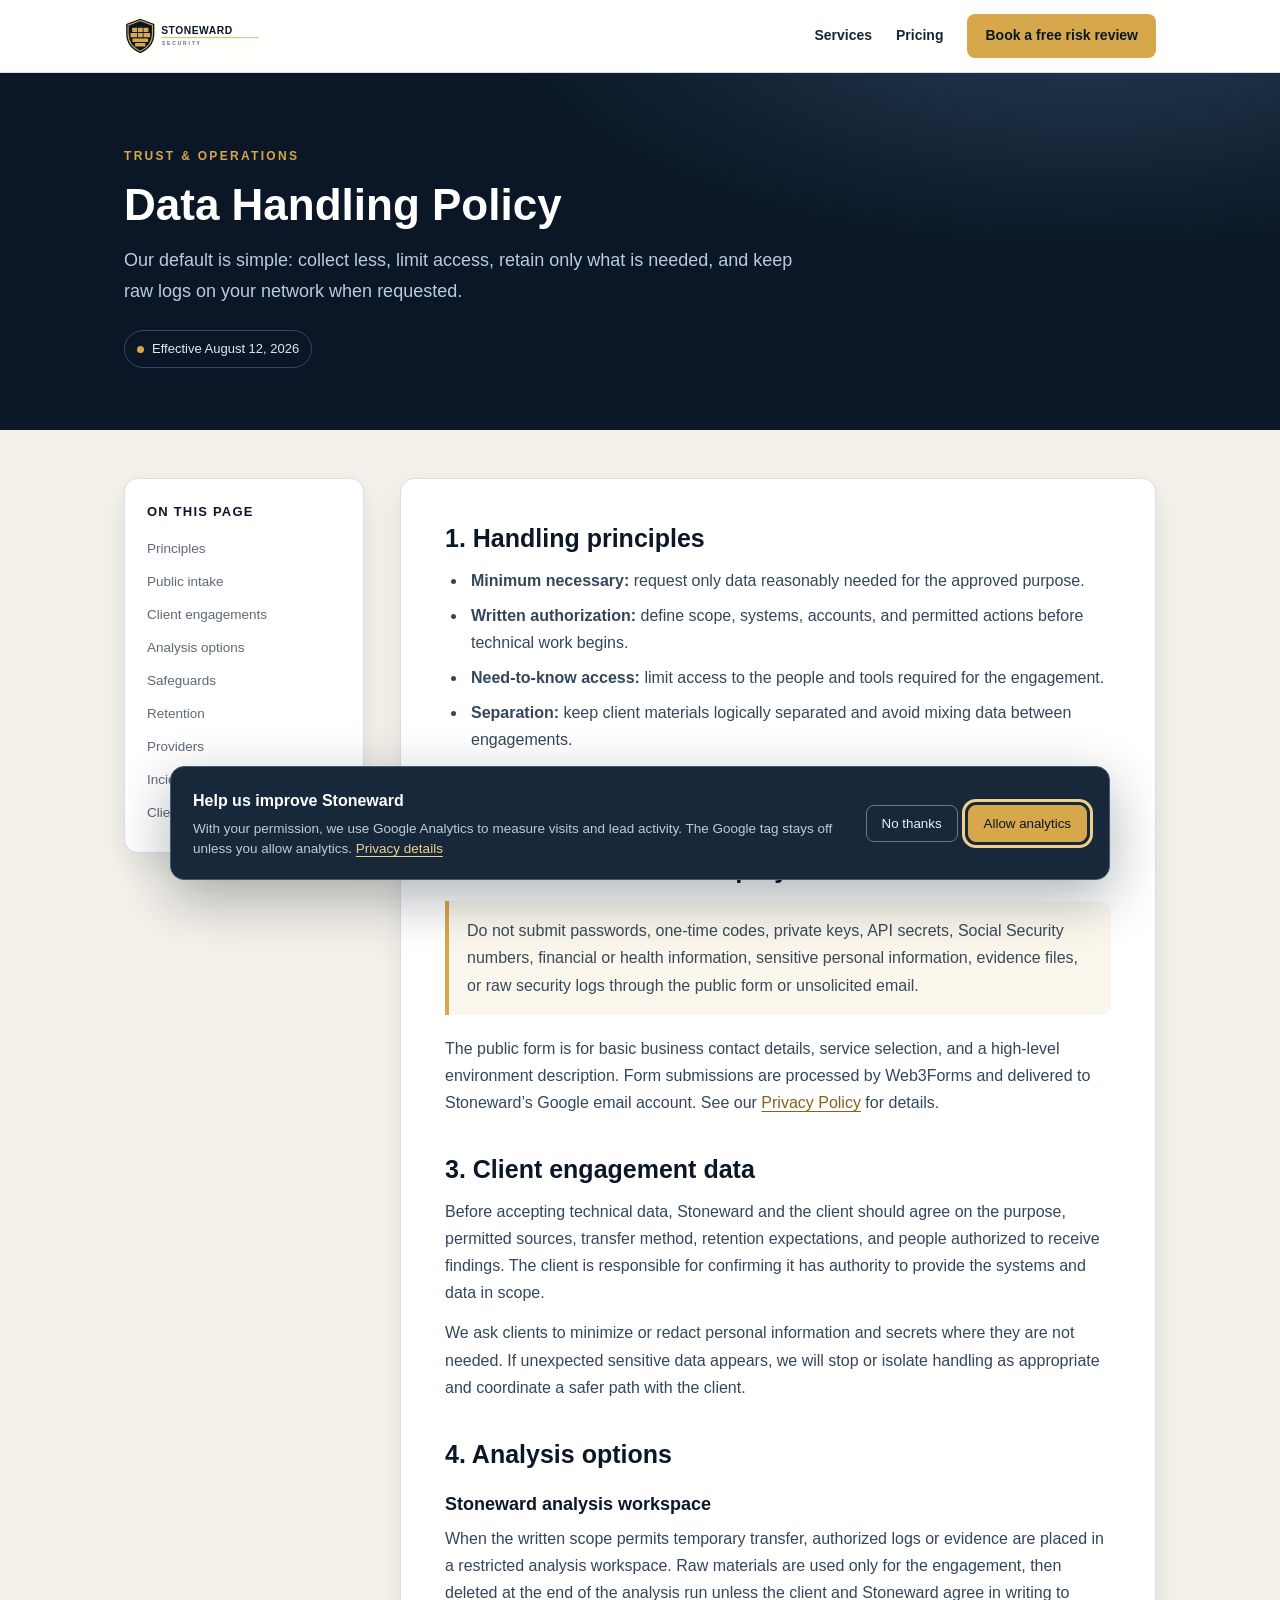
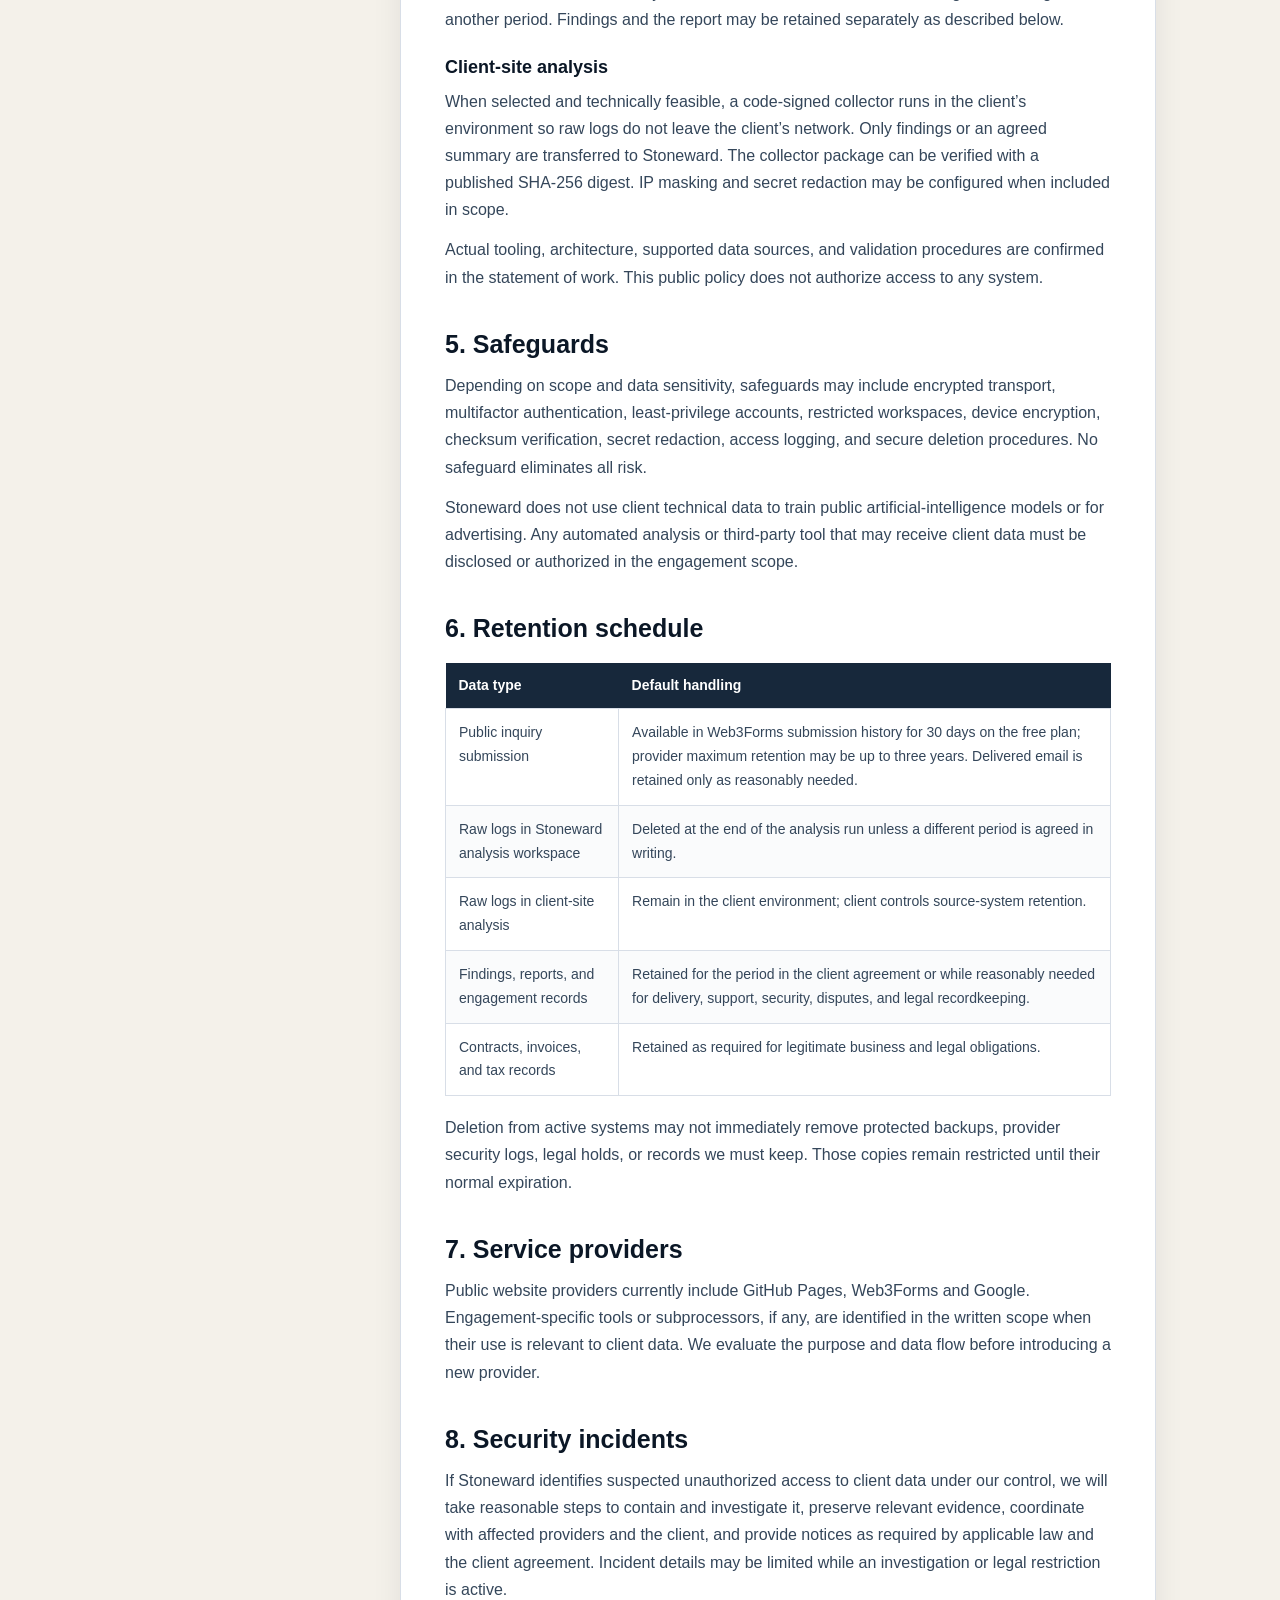
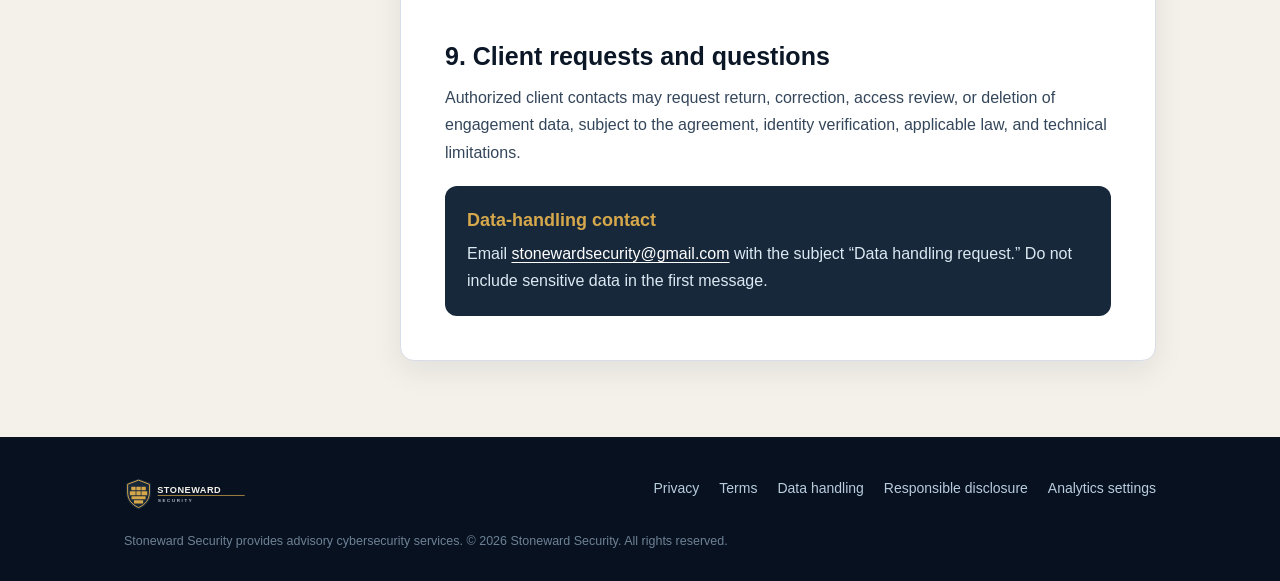
<file: data-handling.html>
<!DOCTYPE html>
<html lang="en">
<head>
<meta charset="UTF-8">
<meta name="viewport" content="width=device-width, initial-scale=1.0">
<title>Data Handling Policy | Stoneward Security</title>
<meta name="description" content="Stoneward Security's operational approach to minimizing, accessing, transferring, retaining, and deleting client security data.">
<meta name="robots" content="index,follow">
<meta name="theme-color" content="#0B1726">
<link rel="icon" href="favicon.ico" sizes="any">
<link rel="canonical" href="https://stonewardsecurity.github.io/data-handling.html">
<meta property="og:title" content="Data Handling Policy | Stoneward Security">
<meta property="og:description" content="How Stoneward minimizes, protects, retains, and deletes client security data.">
<meta property="og:type" content="website">
<meta property="og:url" content="https://stonewardsecurity.github.io/data-handling.html">
<meta property="og:image" content="https://stonewardsecurity.github.io/og-card.png">
<link rel="stylesheet" href="legal.css">
<link rel="stylesheet" href="analytics.css">
<script src="analytics.js" defer></script>
</head>
<body>
<header><div class="wrap nav"><a class="brand" href="index.html" aria-label="Stoneward Security home"><img src="stoneward_logo.svg" alt="Stoneward Security"></a><nav class="nav-links" aria-label="Primary navigation"><a href="index.html#services">Services</a><a href="index.html#pricing">Pricing</a><a class="btn" href="index.html#contact">Book a free risk review</a></nav></div></header>
<main>
  <section class="hero"><div class="wrap"><span class="eyebrow">Trust &amp; operations</span><h1>Data Handling Policy</h1><p>Our default is simple: collect less, limit access, retain only what is needed, and keep raw logs on your network when requested.</p><span class="effective">Effective August 12, 2026</span></div></section>
  <div class="wrap layout">
    <aside class="toc"><strong>On this page</strong><nav aria-label="Page contents"><a href="#principles">Principles</a><a href="#intake">Public intake</a><a href="#engagements">Client engagements</a><a href="#analysis">Analysis options</a><a href="#controls">Safeguards</a><a href="#retention">Retention</a><a href="#providers">Providers</a><a href="#incidents">Incidents</a><a href="#requests">Client requests</a></nav></aside>
    <article class="legal">
      <section id="principles"><h2>1. Handling principles</h2><ul><li><strong>Minimum necessary:</strong> request only data reasonably needed for the approved purpose.</li><li><strong>Written authorization:</strong> define scope, systems, accounts, and permitted actions before technical work begins.</li><li><strong>Need-to-know access:</strong> limit access to the people and tools required for the engagement.</li><li><strong>Separation:</strong> keep client materials logically separated and avoid mixing data between engagements.</li><li><strong>Time-limited retention:</strong> delete or return technical data when it is no longer needed or as the agreement requires.</li></ul></section>
      <section id="intake"><h2>2. Public website and inquiry intake</h2><div class="notice"><p>Do not submit passwords, one-time codes, private keys, API secrets, Social Security numbers, financial or health information, sensitive personal information, evidence files, or raw security logs through the public form or unsolicited email.</p></div><p>The public form is for basic business contact details, service selection, and a high-level environment description. Form submissions are processed by Web3Forms and delivered to Stoneward’s Google email account. See our <a href="privacy.html">Privacy Policy</a> for details.</p></section>
      <section id="engagements"><h2>3. Client engagement data</h2><p>Before accepting technical data, Stoneward and the client should agree on the purpose, permitted sources, transfer method, retention expectations, and people authorized to receive findings. The client is responsible for confirming it has authority to provide the systems and data in scope.</p><p>We ask clients to minimize or redact personal information and secrets where they are not needed. If unexpected sensitive data appears, we will stop or isolate handling as appropriate and coordinate a safer path with the client.</p></section>
      <section id="analysis"><h2>4. Analysis options</h2><h3>Stoneward analysis workspace</h3><p>When the written scope permits temporary transfer, authorized logs or evidence are placed in a restricted analysis workspace. Raw materials are used only for the engagement, then deleted at the end of the analysis run unless the client and Stoneward agree in writing to another period. Findings and the report may be retained separately as described below.</p><h3>Client-site analysis</h3><p>When selected and technically feasible, a code-signed collector runs in the client’s environment so raw logs do not leave the client’s network. Only findings or an agreed summary are transferred to Stoneward. The collector package can be verified with a published SHA-256 digest. IP masking and secret redaction may be configured when included in scope.</p><p>Actual tooling, architecture, supported data sources, and validation procedures are confirmed in the statement of work. This public policy does not authorize access to any system.</p></section>
      <section id="controls"><h2>5. Safeguards</h2><p>Depending on scope and data sensitivity, safeguards may include encrypted transport, multifactor authentication, least-privilege accounts, restricted workspaces, device encryption, checksum verification, secret redaction, access logging, and secure deletion procedures. No safeguard eliminates all risk.</p><p>Stoneward does not use client technical data to train public artificial-intelligence models or for advertising. Any automated analysis or third-party tool that may receive client data must be disclosed or authorized in the engagement scope.</p></section>
      <section id="retention"><h2>6. Retention schedule</h2><table class="plain-table"><thead><tr><th>Data type</th><th>Default handling</th></tr></thead><tbody><tr><td>Public inquiry submission</td><td>Available in Web3Forms submission history for 30 days on the free plan; provider maximum retention may be up to three years. Delivered email is retained only as reasonably needed.</td></tr><tr><td>Raw logs in Stoneward analysis workspace</td><td>Deleted at the end of the analysis run unless a different period is agreed in writing.</td></tr><tr><td>Raw logs in client-site analysis</td><td>Remain in the client environment; client controls source-system retention.</td></tr><tr><td>Findings, reports, and engagement records</td><td>Retained for the period in the client agreement or while reasonably needed for delivery, support, security, disputes, and legal recordkeeping.</td></tr><tr><td>Contracts, invoices, and tax records</td><td>Retained as required for legitimate business and legal obligations.</td></tr></tbody></table><p>Deletion from active systems may not immediately remove protected backups, provider security logs, legal holds, or records we must keep. Those copies remain restricted until their normal expiration.</p></section>
      <section id="providers"><h2>7. Service providers</h2><p>Public website providers currently include GitHub Pages, Web3Forms and Google. Engagement-specific tools or subprocessors, if any, are identified in the written scope when their use is relevant to client data. We evaluate the purpose and data flow before introducing a new provider.</p></section>
      <section id="incidents"><h2>8. Security incidents</h2><p>If Stoneward identifies suspected unauthorized access to client data under our control, we will take reasonable steps to contain and investigate it, preserve relevant evidence, coordinate with affected providers and the client, and provide notices as required by applicable law and the client agreement. Incident details may be limited while an investigation or legal restriction is active.</p></section>
      <section id="requests"><h2>9. Client requests and questions</h2><p>Authorized client contacts may request return, correction, access review, or deletion of engagement data, subject to the agreement, identity verification, applicable law, and technical limitations.</p><div class="contact-card"><h3>Data-handling contact</h3><p>Email <a href="mailto:stonewardsecurity@gmail.com?subject=Data%20handling%20request">stonewardsecurity@gmail.com</a> with the subject “Data handling request.” Do not include sensitive data in the first message.</p></div></section>
    </article>
  </div>
</main>
<footer><div class="wrap"><div class="foot-top"><a href="index.html"><img src="stoneward_logo_light.svg" alt="Stoneward Security"></a><nav class="foot-links" aria-label="Legal navigation"><a href="privacy.html">Privacy</a><a href="terms.html">Terms</a><a href="data-handling.html" aria-current="page">Data handling</a><a href="responsible-disclosure.html">Responsible disclosure</a></nav></div><p class="disc">Stoneward Security provides advisory cybersecurity services. © <span class="year"></span> Stoneward Security. All rights reserved.</p></div></footer>
<script>document.querySelectorAll('.year').forEach(function(el){el.textContent=new Date().getFullYear();});</script>
</body>
</html>
</file>
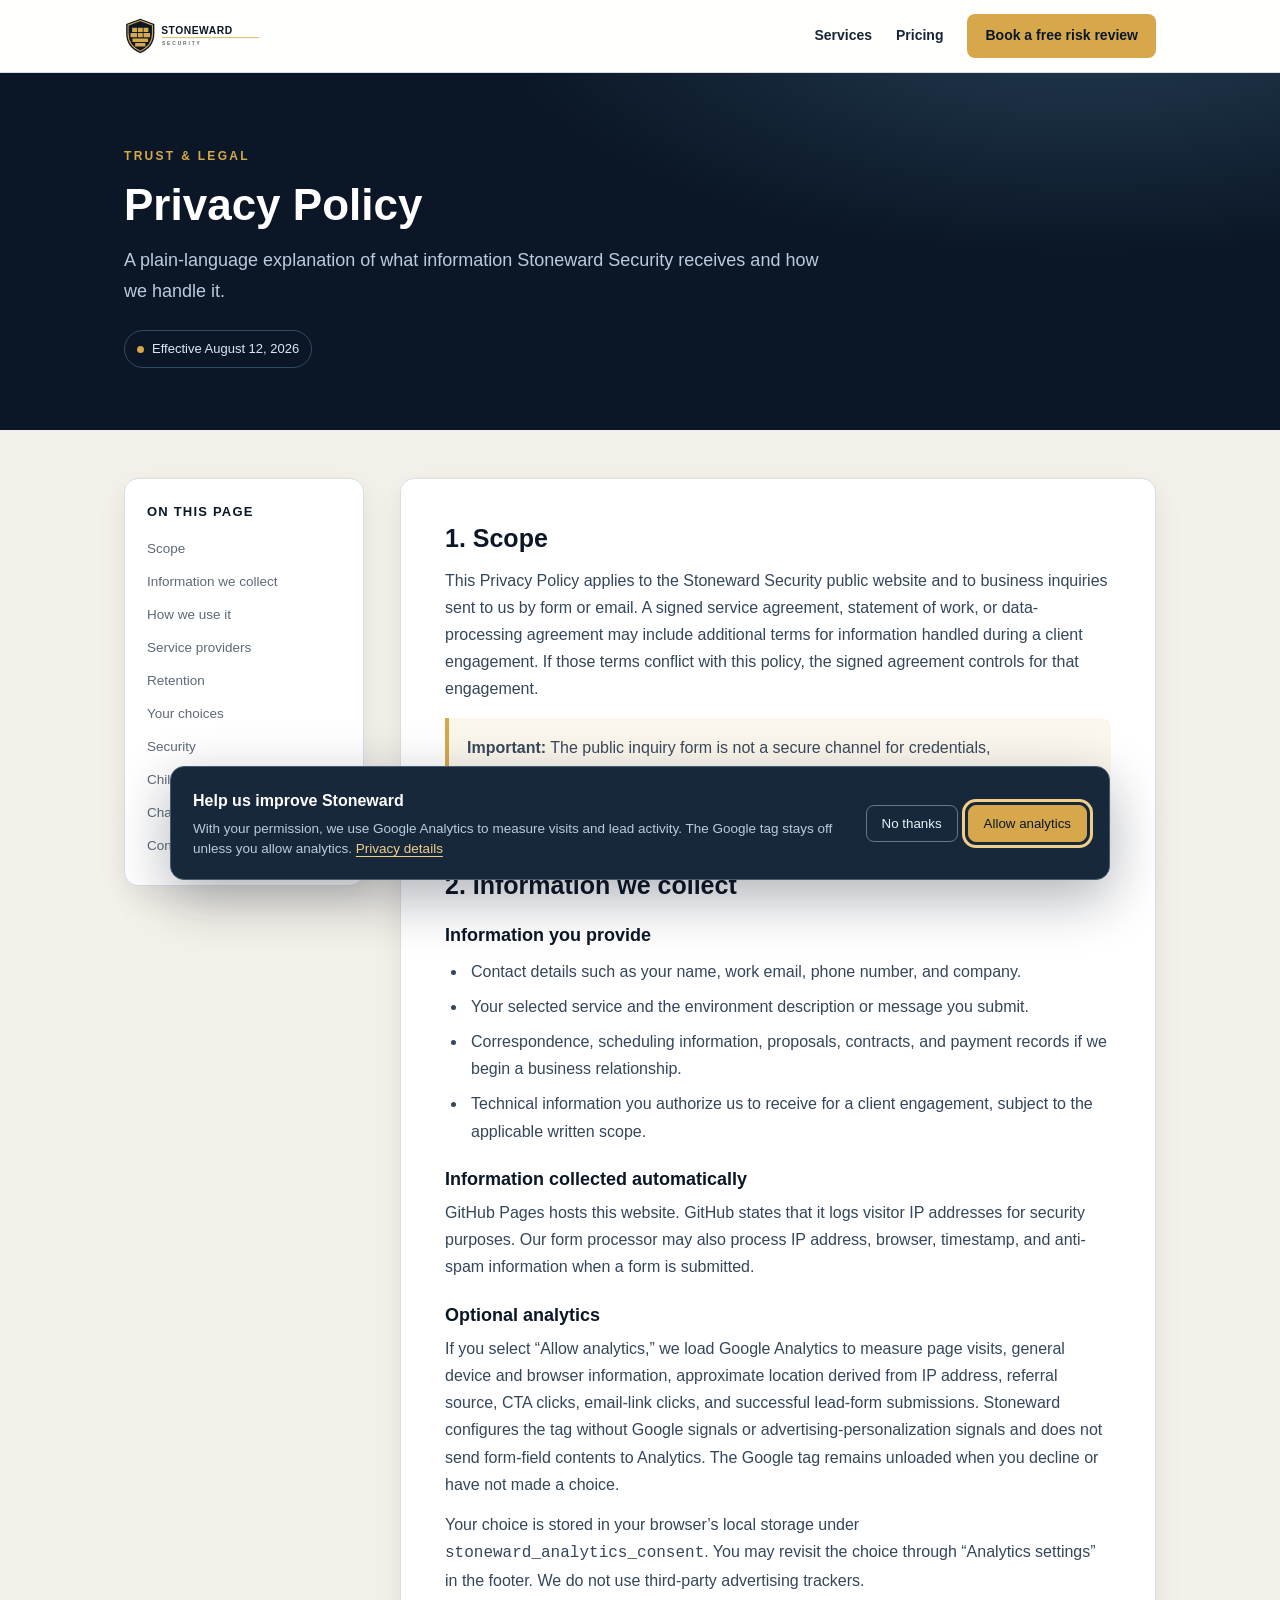
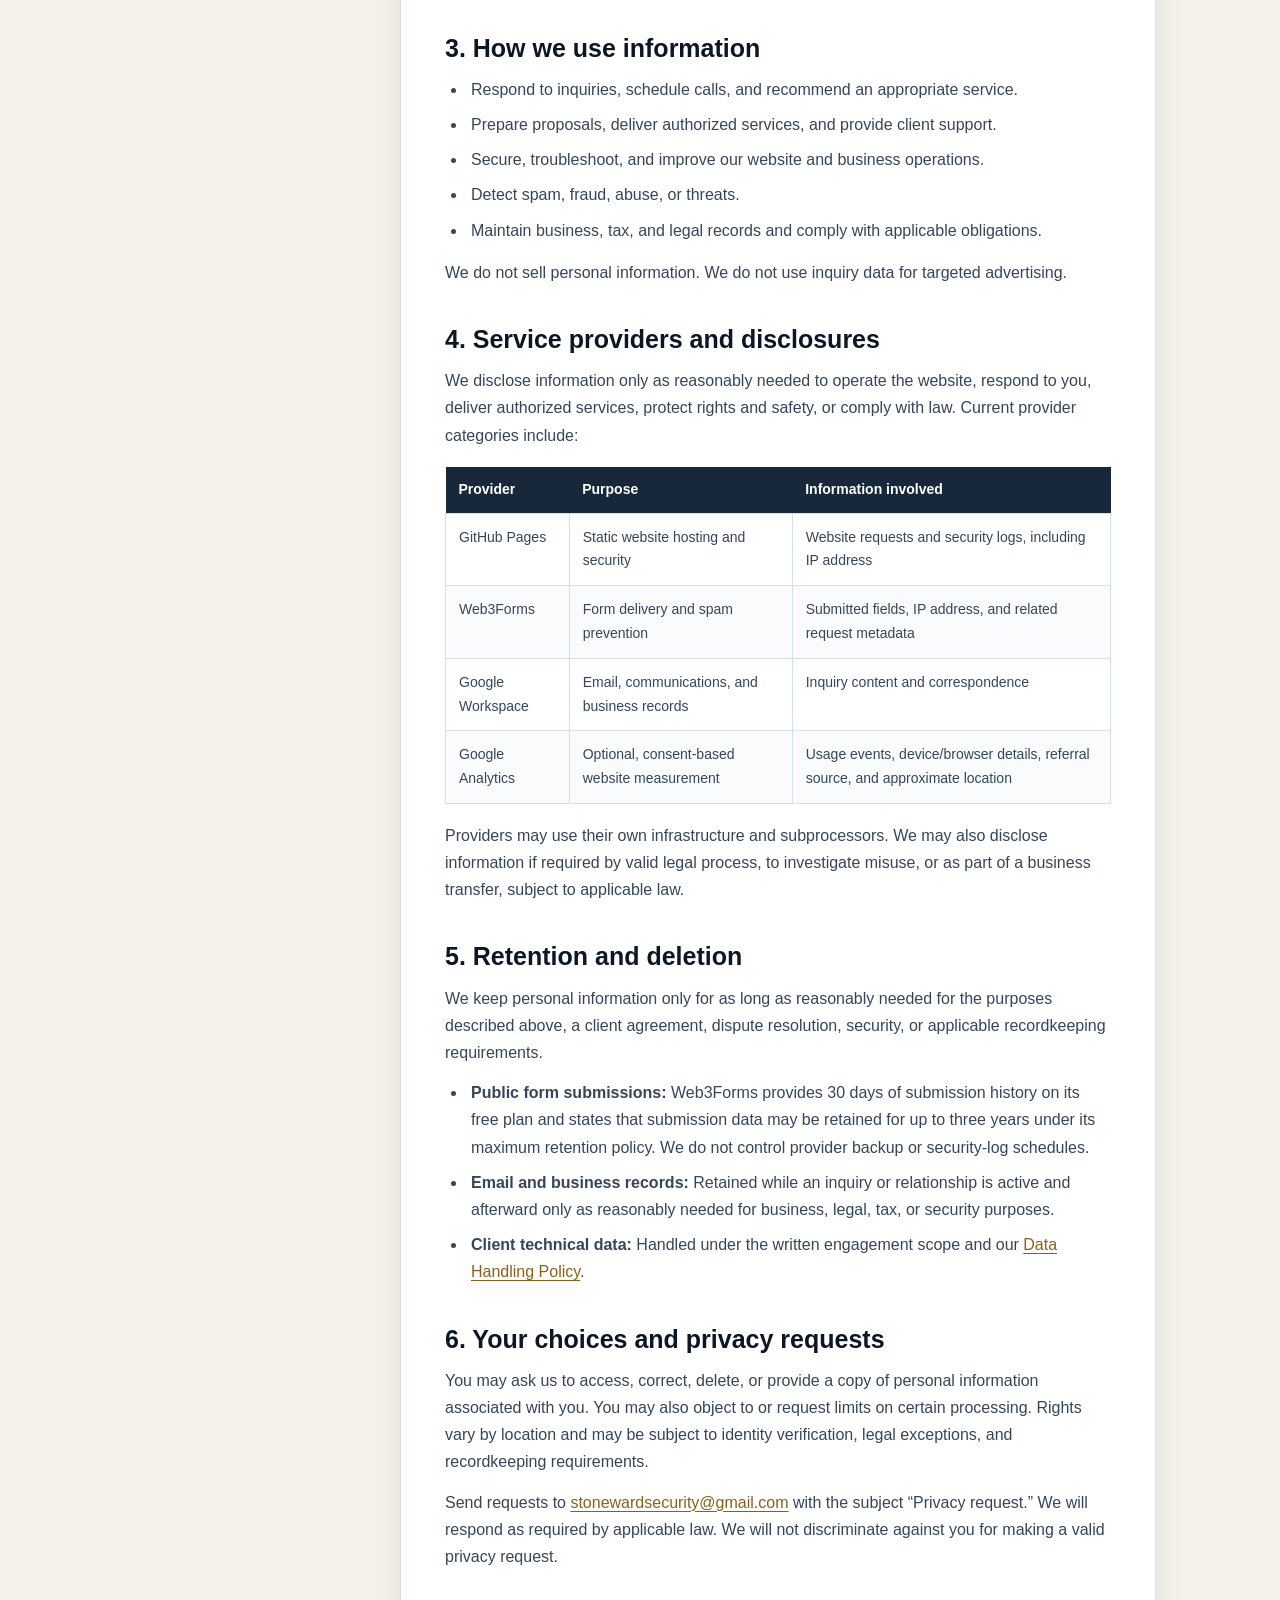
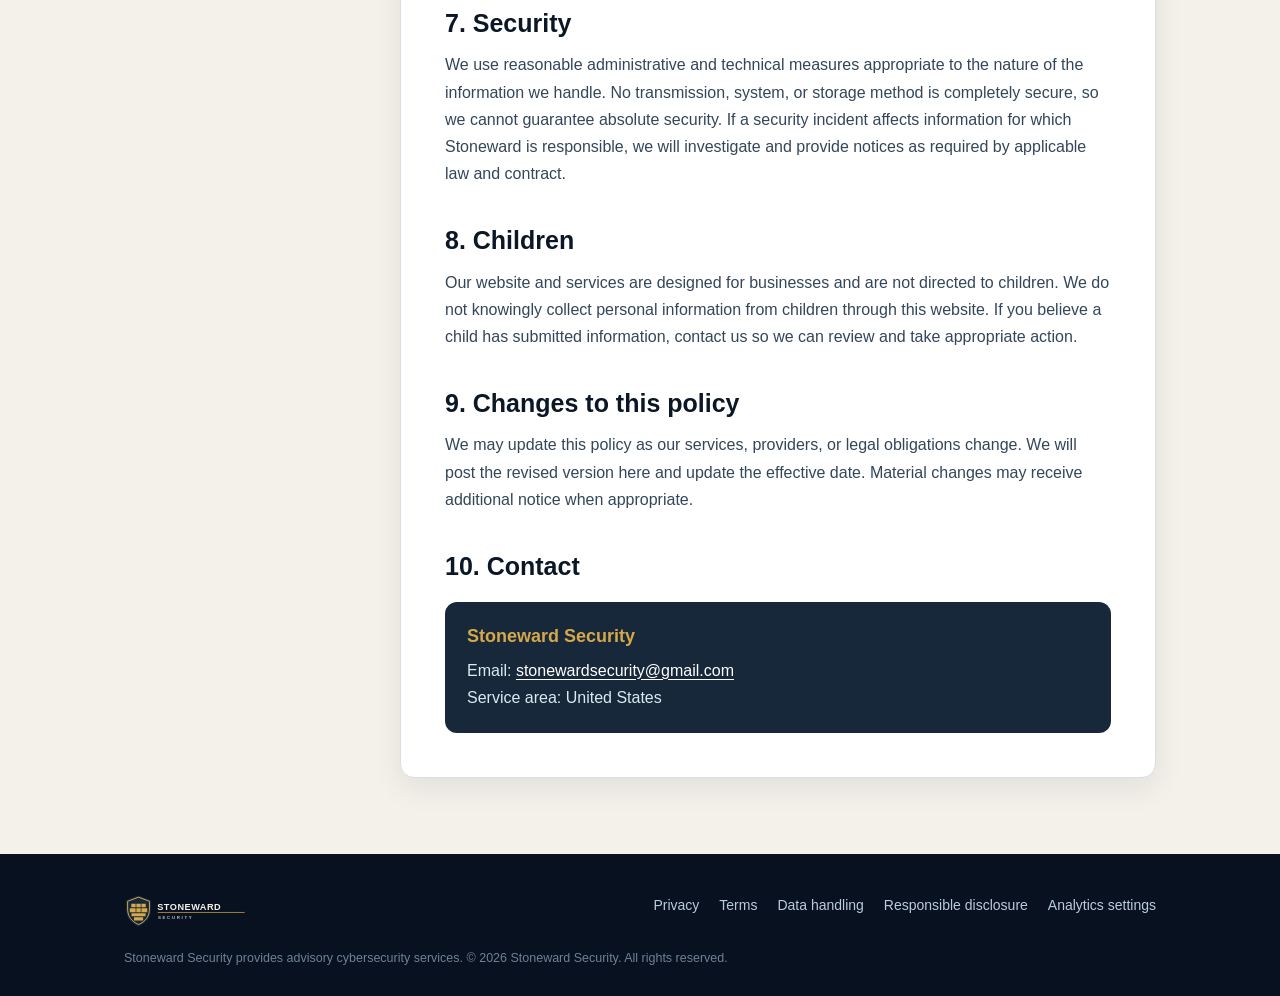
<file: privacy.html>
<!DOCTYPE html>
<html lang="en">
<head>
<meta charset="UTF-8">
<meta name="viewport" content="width=device-width, initial-scale=1.0">
<title>Privacy Policy | Stoneward Security</title>
<meta name="description" content="How Stoneward Security collects, uses, shares, protects, and retains information submitted through its website and services.">
<meta name="robots" content="index,follow">
<meta name="theme-color" content="#0B1726">
<link rel="icon" href="favicon.ico" sizes="any">
<link rel="canonical" href="https://stonewardsecurity.github.io/privacy.html">
<meta property="og:title" content="Privacy Policy | Stoneward Security">
<meta property="og:description" content="How Stoneward Security handles information submitted through its website and services.">
<meta property="og:type" content="website">
<meta property="og:url" content="https://stonewardsecurity.github.io/privacy.html">
<meta property="og:image" content="https://stonewardsecurity.github.io/og-card.png">
<link rel="stylesheet" href="legal.css">
<link rel="stylesheet" href="analytics.css">
<script src="analytics.js" defer></script>
</head>
<body>
<header>
  <div class="wrap nav">
    <a class="brand" href="index.html" aria-label="Stoneward Security home"><img src="stoneward_logo.svg" alt="Stoneward Security"></a>
    <nav class="nav-links" aria-label="Primary navigation"><a href="index.html#services">Services</a><a href="index.html#pricing">Pricing</a><a class="btn" href="index.html#contact">Book a free risk review</a></nav>
  </div>
</header>
<main>
  <section class="hero">
    <div class="wrap"><span class="eyebrow">Trust &amp; legal</span><h1>Privacy Policy</h1><p>A plain-language explanation of what information Stoneward Security receives and how we handle it.</p><span class="effective">Effective August 12, 2026</span></div>
  </section>
  <div class="wrap layout">
    <aside class="toc"><strong>On this page</strong><nav aria-label="Page contents"><a href="#scope">Scope</a><a href="#collect">Information we collect</a><a href="#use">How we use it</a><a href="#share">Service providers</a><a href="#retention">Retention</a><a href="#choices">Your choices</a><a href="#security">Security</a><a href="#children">Children</a><a href="#changes">Changes</a><a href="#contact">Contact</a></nav></aside>
    <article class="legal">
      <section id="scope"><h2>1. Scope</h2><p>This Privacy Policy applies to the Stoneward Security public website and to business inquiries sent to us by form or email. A signed service agreement, statement of work, or data-processing agreement may include additional terms for information handled during a client engagement. If those terms conflict with this policy, the signed agreement controls for that engagement.</p><div class="notice"><p><strong>Important:</strong> The public inquiry form is not a secure channel for credentials, authentication codes, API keys, financial or health information, sensitive personal data, or raw security logs.</p></div></section>
      <section id="collect"><h2>2. Information we collect</h2><h3>Information you provide</h3><ul><li>Contact details such as your name, work email, phone number, and company.</li><li>Your selected service and the environment description or message you submit.</li><li>Correspondence, scheduling information, proposals, contracts, and payment records if we begin a business relationship.</li><li>Technical information you authorize us to receive for a client engagement, subject to the applicable written scope.</li></ul><h3>Information collected automatically</h3><p>GitHub Pages hosts this website. GitHub states that it logs visitor IP addresses for security purposes. Our form processor may also process IP address, browser, timestamp, and anti-spam information when a form is submitted.</p><h3>Optional analytics</h3><p>If you select “Allow analytics,” we load Google Analytics to measure page visits, general device and browser information, approximate location derived from IP address, referral source, CTA clicks, email-link clicks, and successful lead-form submissions. Stoneward configures the tag without Google signals or advertising-personalization signals and does not send form-field contents to Analytics. The Google tag remains unloaded when you decline or have not made a choice.</p><p>Your choice is stored in your browser’s local storage under <code>stoneward_analytics_consent</code>. You may revisit the choice through “Analytics settings” in the footer. We do not use third-party advertising trackers.</p></section>
      <section id="use"><h2>3. How we use information</h2><ul><li>Respond to inquiries, schedule calls, and recommend an appropriate service.</li><li>Prepare proposals, deliver authorized services, and provide client support.</li><li>Secure, troubleshoot, and improve our website and business operations.</li><li>Detect spam, fraud, abuse, or threats.</li><li>Maintain business, tax, and legal records and comply with applicable obligations.</li></ul><p>We do not sell personal information. We do not use inquiry data for targeted advertising.</p></section>
      <section id="share"><h2>4. Service providers and disclosures</h2><p>We disclose information only as reasonably needed to operate the website, respond to you, deliver authorized services, protect rights and safety, or comply with law. Current provider categories include:</p><table class="plain-table"><thead><tr><th>Provider</th><th>Purpose</th><th>Information involved</th></tr></thead><tbody><tr><td>GitHub Pages</td><td>Static website hosting and security</td><td>Website requests and security logs, including IP address</td></tr><tr><td>Web3Forms</td><td>Form delivery and spam prevention</td><td>Submitted fields, IP address, and related request metadata</td></tr><tr><td>Google Workspace</td><td>Email, communications, and business records</td><td>Inquiry content and correspondence</td></tr><tr><td>Google Analytics</td><td>Optional, consent-based website measurement</td><td>Usage events, device/browser details, referral source, and approximate location</td></tr></tbody></table><p>Providers may use their own infrastructure and subprocessors. We may also disclose information if required by valid legal process, to investigate misuse, or as part of a business transfer, subject to applicable law.</p></section>
      <section id="retention"><h2>5. Retention and deletion</h2><p>We keep personal information only for as long as reasonably needed for the purposes described above, a client agreement, dispute resolution, security, or applicable recordkeeping requirements.</p><ul><li><strong>Public form submissions:</strong> Web3Forms provides 30 days of submission history on its free plan and states that submission data may be retained for up to three years under its maximum retention policy. We do not control provider backup or security-log schedules.</li><li><strong>Email and business records:</strong> Retained while an inquiry or relationship is active and afterward only as reasonably needed for business, legal, tax, or security purposes.</li><li><strong>Client technical data:</strong> Handled under the written engagement scope and our <a href="data-handling.html">Data Handling Policy</a>.</li></ul></section>
      <section id="choices"><h2>6. Your choices and privacy requests</h2><p>You may ask us to access, correct, delete, or provide a copy of personal information associated with you. You may also object to or request limits on certain processing. Rights vary by location and may be subject to identity verification, legal exceptions, and recordkeeping requirements.</p><p>Send requests to <a href="mailto:stonewardsecurity@gmail.com?subject=Privacy%20request">stonewardsecurity@gmail.com</a> with the subject “Privacy request.” We will respond as required by applicable law. We will not discriminate against you for making a valid privacy request.</p></section>
      <section id="security"><h2>7. Security</h2><p>We use reasonable administrative and technical measures appropriate to the nature of the information we handle. No transmission, system, or storage method is completely secure, so we cannot guarantee absolute security. If a security incident affects information for which Stoneward is responsible, we will investigate and provide notices as required by applicable law and contract.</p></section>
      <section id="children"><h2>8. Children</h2><p>Our website and services are designed for businesses and are not directed to children. We do not knowingly collect personal information from children through this website. If you believe a child has submitted information, contact us so we can review and take appropriate action.</p></section>
      <section id="changes"><h2>9. Changes to this policy</h2><p>We may update this policy as our services, providers, or legal obligations change. We will post the revised version here and update the effective date. Material changes may receive additional notice when appropriate.</p></section>
      <section id="contact"><h2>10. Contact</h2><div class="contact-card"><h3>Stoneward Security</h3><p>Email: <a href="mailto:stonewardsecurity@gmail.com">stonewardsecurity@gmail.com</a><br>Service area: United States</p></div></section>
    </article>
  </div>
</main>
<footer><div class="wrap"><div class="foot-top"><a href="index.html"><img src="stoneward_logo_light.svg" alt="Stoneward Security"></a><nav class="foot-links" aria-label="Legal navigation"><a href="privacy.html" aria-current="page">Privacy</a><a href="terms.html">Terms</a><a href="data-handling.html">Data handling</a><a href="responsible-disclosure.html">Responsible disclosure</a></nav></div><p class="disc">Stoneward Security provides advisory cybersecurity services. © <span class="year"></span> Stoneward Security. All rights reserved.</p></div></footer>
<script>document.querySelectorAll('.year').forEach(function(el){el.textContent=new Date().getFullYear();});</script>
</body>
</html>
</file>
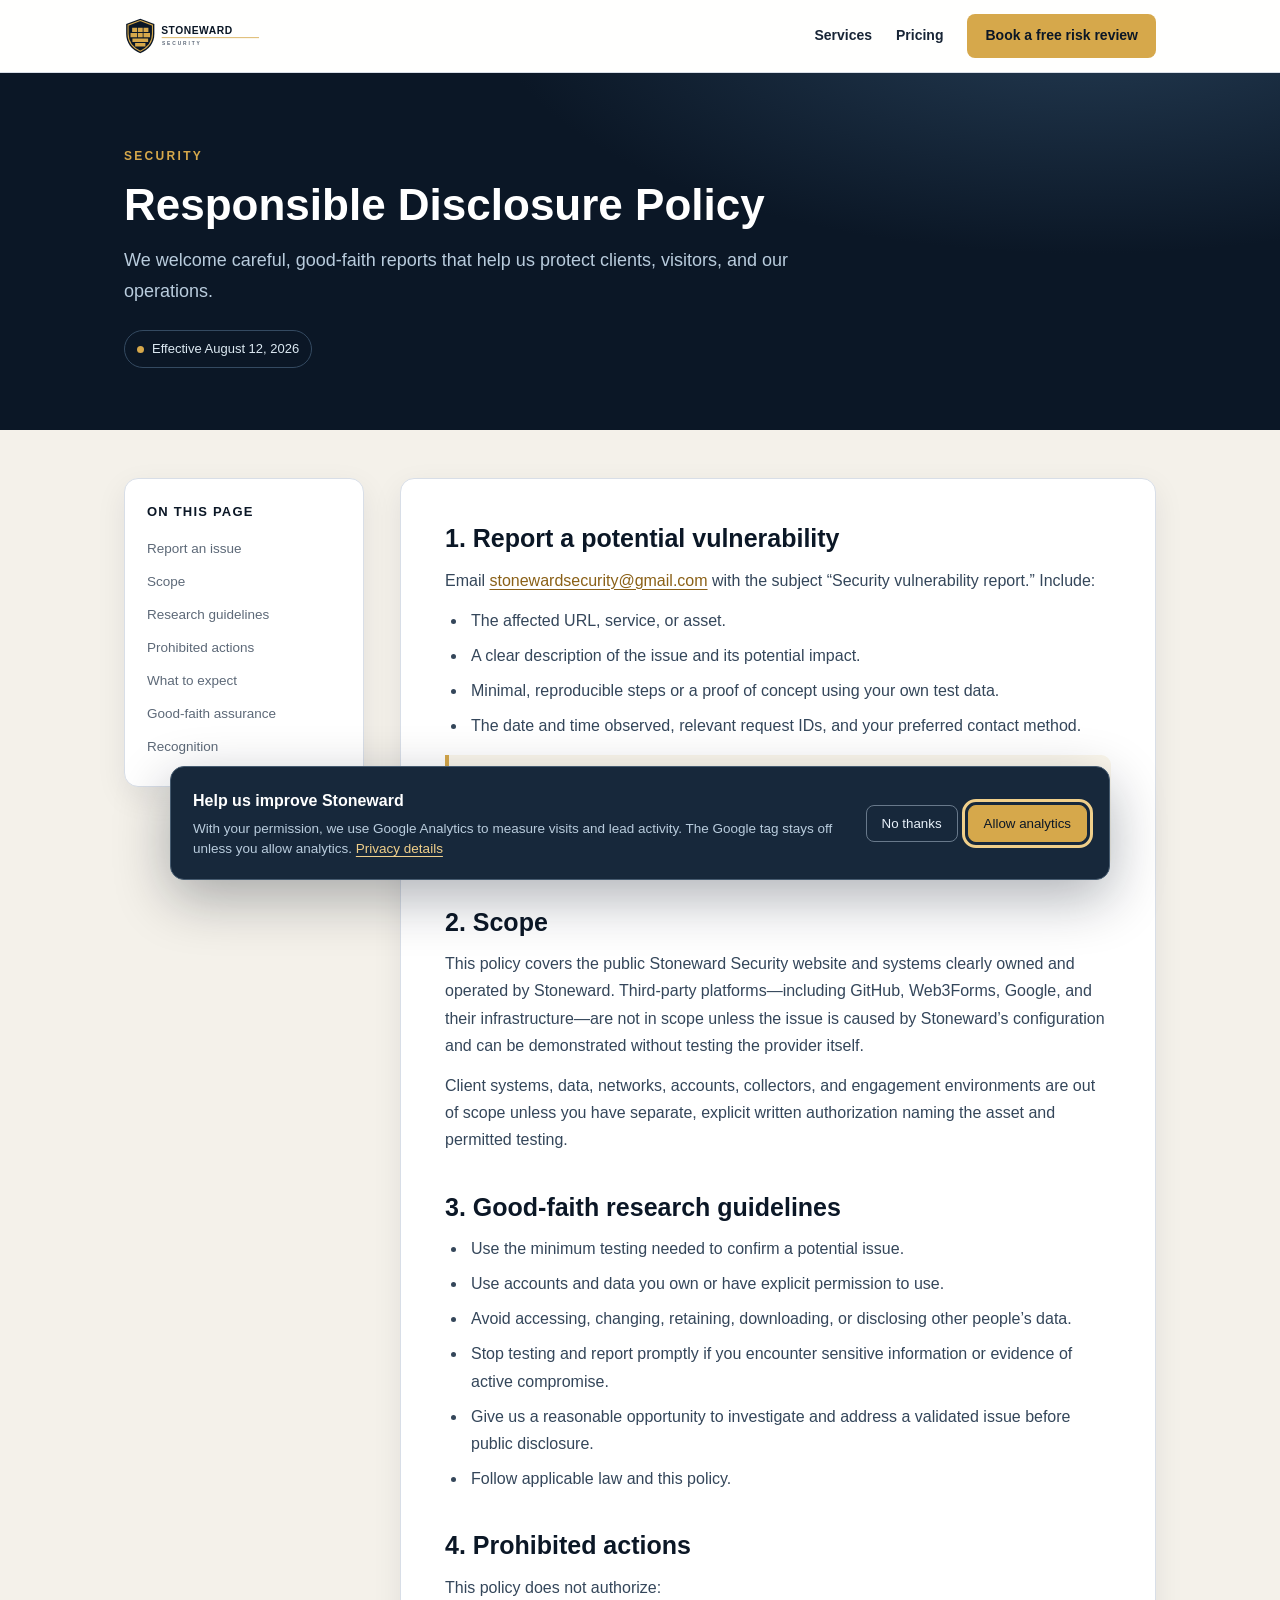
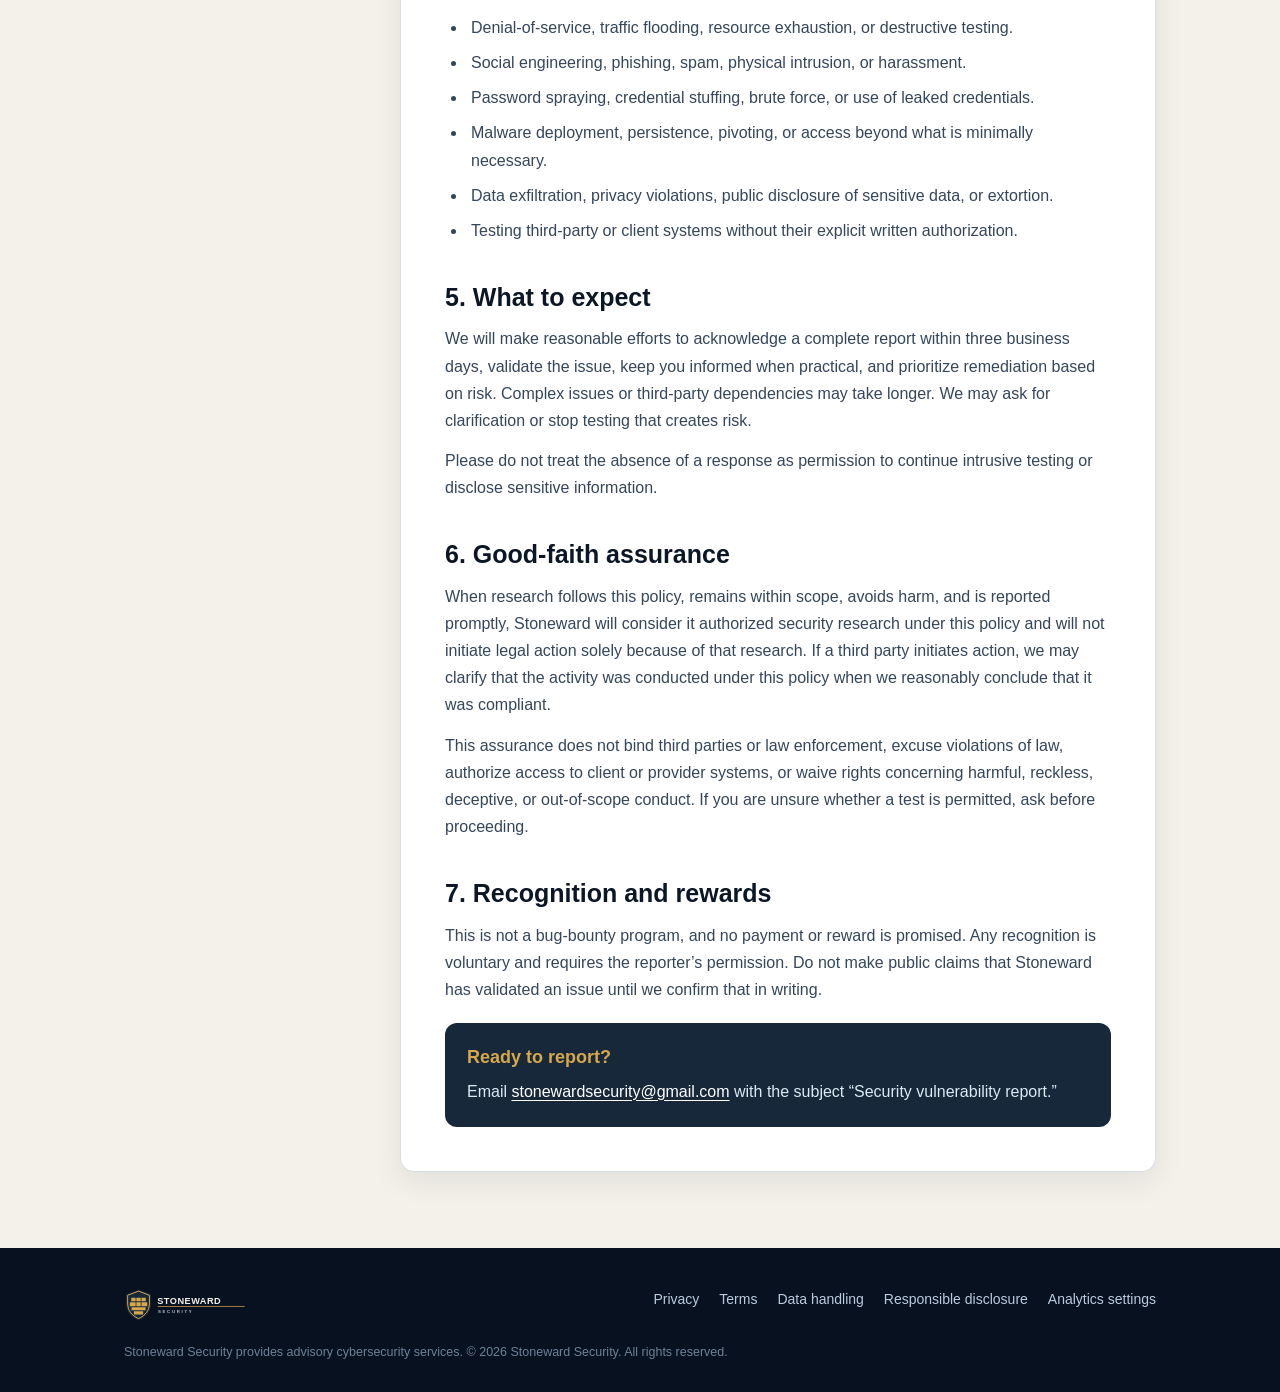
<file: responsible-disclosure.html>
<!DOCTYPE html>
<html lang="en">
<head>
<meta charset="UTF-8">
<meta name="viewport" content="width=device-width, initial-scale=1.0">
<title>Responsible Disclosure Policy | Stoneward Security</title>
<meta name="description" content="How to report a potential security vulnerability affecting Stoneward Security's public website or systems.">
<meta name="robots" content="index,follow">
<meta name="theme-color" content="#0B1726">
<link rel="icon" href="favicon.ico" sizes="any">
<link rel="canonical" href="https://stonewardsecurity.github.io/responsible-disclosure.html">
<meta property="og:title" content="Responsible Disclosure Policy | Stoneward Security">
<meta property="og:description" content="How to report a potential security vulnerability to Stoneward Security.">
<meta property="og:type" content="website">
<meta property="og:url" content="https://stonewardsecurity.github.io/responsible-disclosure.html">
<meta property="og:image" content="https://stonewardsecurity.github.io/og-card.png">
<link rel="stylesheet" href="legal.css">
<link rel="stylesheet" href="analytics.css">
<script src="analytics.js" defer></script>
</head>
<body>
<header><div class="wrap nav"><a class="brand" href="index.html" aria-label="Stoneward Security home"><img src="stoneward_logo.svg" alt="Stoneward Security"></a><nav class="nav-links" aria-label="Primary navigation"><a href="index.html#services">Services</a><a href="index.html#pricing">Pricing</a><a class="btn" href="index.html#contact">Book a free risk review</a></nav></div></header>
<main>
  <section class="hero"><div class="wrap"><span class="eyebrow">Security</span><h1>Responsible Disclosure Policy</h1><p>We welcome careful, good-faith reports that help us protect clients, visitors, and our operations.</p><span class="effective">Effective August 12, 2026</span></div></section>
  <div class="wrap layout">
    <aside class="toc"><strong>On this page</strong><nav aria-label="Page contents"><a href="#report">Report an issue</a><a href="#scope">Scope</a><a href="#guidelines">Research guidelines</a><a href="#prohibited">Prohibited actions</a><a href="#response">What to expect</a><a href="#safe-harbor">Good-faith assurance</a><a href="#recognition">Recognition</a></nav></aside>
    <article class="legal">
      <section id="report"><h2>1. Report a potential vulnerability</h2><p>Email <a href="mailto:stonewardsecurity@gmail.com?subject=Security%20vulnerability%20report">stonewardsecurity@gmail.com</a> with the subject “Security vulnerability report.” Include:</p><ul><li>The affected URL, service, or asset.</li><li>A clear description of the issue and its potential impact.</li><li>Minimal, reproducible steps or a proof of concept using your own test data.</li><li>The date and time observed, relevant request IDs, and your preferred contact method.</li></ul><div class="notice"><p>Do not send credentials, private keys, live personal data, full raw logs, or weaponized exploit code in the first email. Describe what you found and we will coordinate a safer transfer method if needed.</p></div></section>
      <section id="scope"><h2>2. Scope</h2><p>This policy covers the public Stoneward Security website and systems clearly owned and operated by Stoneward. Third-party platforms—including GitHub, Web3Forms, Google, and their infrastructure—are not in scope unless the issue is caused by Stoneward’s configuration and can be demonstrated without testing the provider itself.</p><p>Client systems, data, networks, accounts, collectors, and engagement environments are out of scope unless you have separate, explicit written authorization naming the asset and permitted testing.</p></section>
      <section id="guidelines"><h2>3. Good-faith research guidelines</h2><ul><li>Use the minimum testing needed to confirm a potential issue.</li><li>Use accounts and data you own or have explicit permission to use.</li><li>Avoid accessing, changing, retaining, downloading, or disclosing other people’s data.</li><li>Stop testing and report promptly if you encounter sensitive information or evidence of active compromise.</li><li>Give us a reasonable opportunity to investigate and address a validated issue before public disclosure.</li><li>Follow applicable law and this policy.</li></ul></section>
      <section id="prohibited"><h2>4. Prohibited actions</h2><p>This policy does not authorize:</p><ul><li>Denial-of-service, traffic flooding, resource exhaustion, or destructive testing.</li><li>Social engineering, phishing, spam, physical intrusion, or harassment.</li><li>Password spraying, credential stuffing, brute force, or use of leaked credentials.</li><li>Malware deployment, persistence, pivoting, or access beyond what is minimally necessary.</li><li>Data exfiltration, privacy violations, public disclosure of sensitive data, or extortion.</li><li>Testing third-party or client systems without their explicit written authorization.</li></ul></section>
      <section id="response"><h2>5. What to expect</h2><p>We will make reasonable efforts to acknowledge a complete report within three business days, validate the issue, keep you informed when practical, and prioritize remediation based on risk. Complex issues or third-party dependencies may take longer. We may ask for clarification or stop testing that creates risk.</p><p>Please do not treat the absence of a response as permission to continue intrusive testing or disclose sensitive information.</p></section>
      <section id="safe-harbor"><h2>6. Good-faith assurance</h2><p>When research follows this policy, remains within scope, avoids harm, and is reported promptly, Stoneward will consider it authorized security research under this policy and will not initiate legal action solely because of that research. If a third party initiates action, we may clarify that the activity was conducted under this policy when we reasonably conclude that it was compliant.</p><p>This assurance does not bind third parties or law enforcement, excuse violations of law, authorize access to client or provider systems, or waive rights concerning harmful, reckless, deceptive, or out-of-scope conduct. If you are unsure whether a test is permitted, ask before proceeding.</p></section>
      <section id="recognition"><h2>7. Recognition and rewards</h2><p>This is not a bug-bounty program, and no payment or reward is promised. Any recognition is voluntary and requires the reporter’s permission. Do not make public claims that Stoneward has validated an issue until we confirm that in writing.</p><div class="contact-card"><h3>Ready to report?</h3><p>Email <a href="mailto:stonewardsecurity@gmail.com?subject=Security%20vulnerability%20report">stonewardsecurity@gmail.com</a> with the subject “Security vulnerability report.”</p></div></section>
    </article>
  </div>
</main>
<footer><div class="wrap"><div class="foot-top"><a href="index.html"><img src="stoneward_logo_light.svg" alt="Stoneward Security"></a><nav class="foot-links" aria-label="Legal navigation"><a href="privacy.html">Privacy</a><a href="terms.html">Terms</a><a href="data-handling.html">Data handling</a><a href="responsible-disclosure.html" aria-current="page">Responsible disclosure</a></nav></div><p class="disc">Stoneward Security provides advisory cybersecurity services. © <span class="year"></span> Stoneward Security. All rights reserved.</p></div></footer>
<script>document.querySelectorAll('.year').forEach(function(el){el.textContent=new Date().getFullYear();});</script>
</body>
</html>
</file>
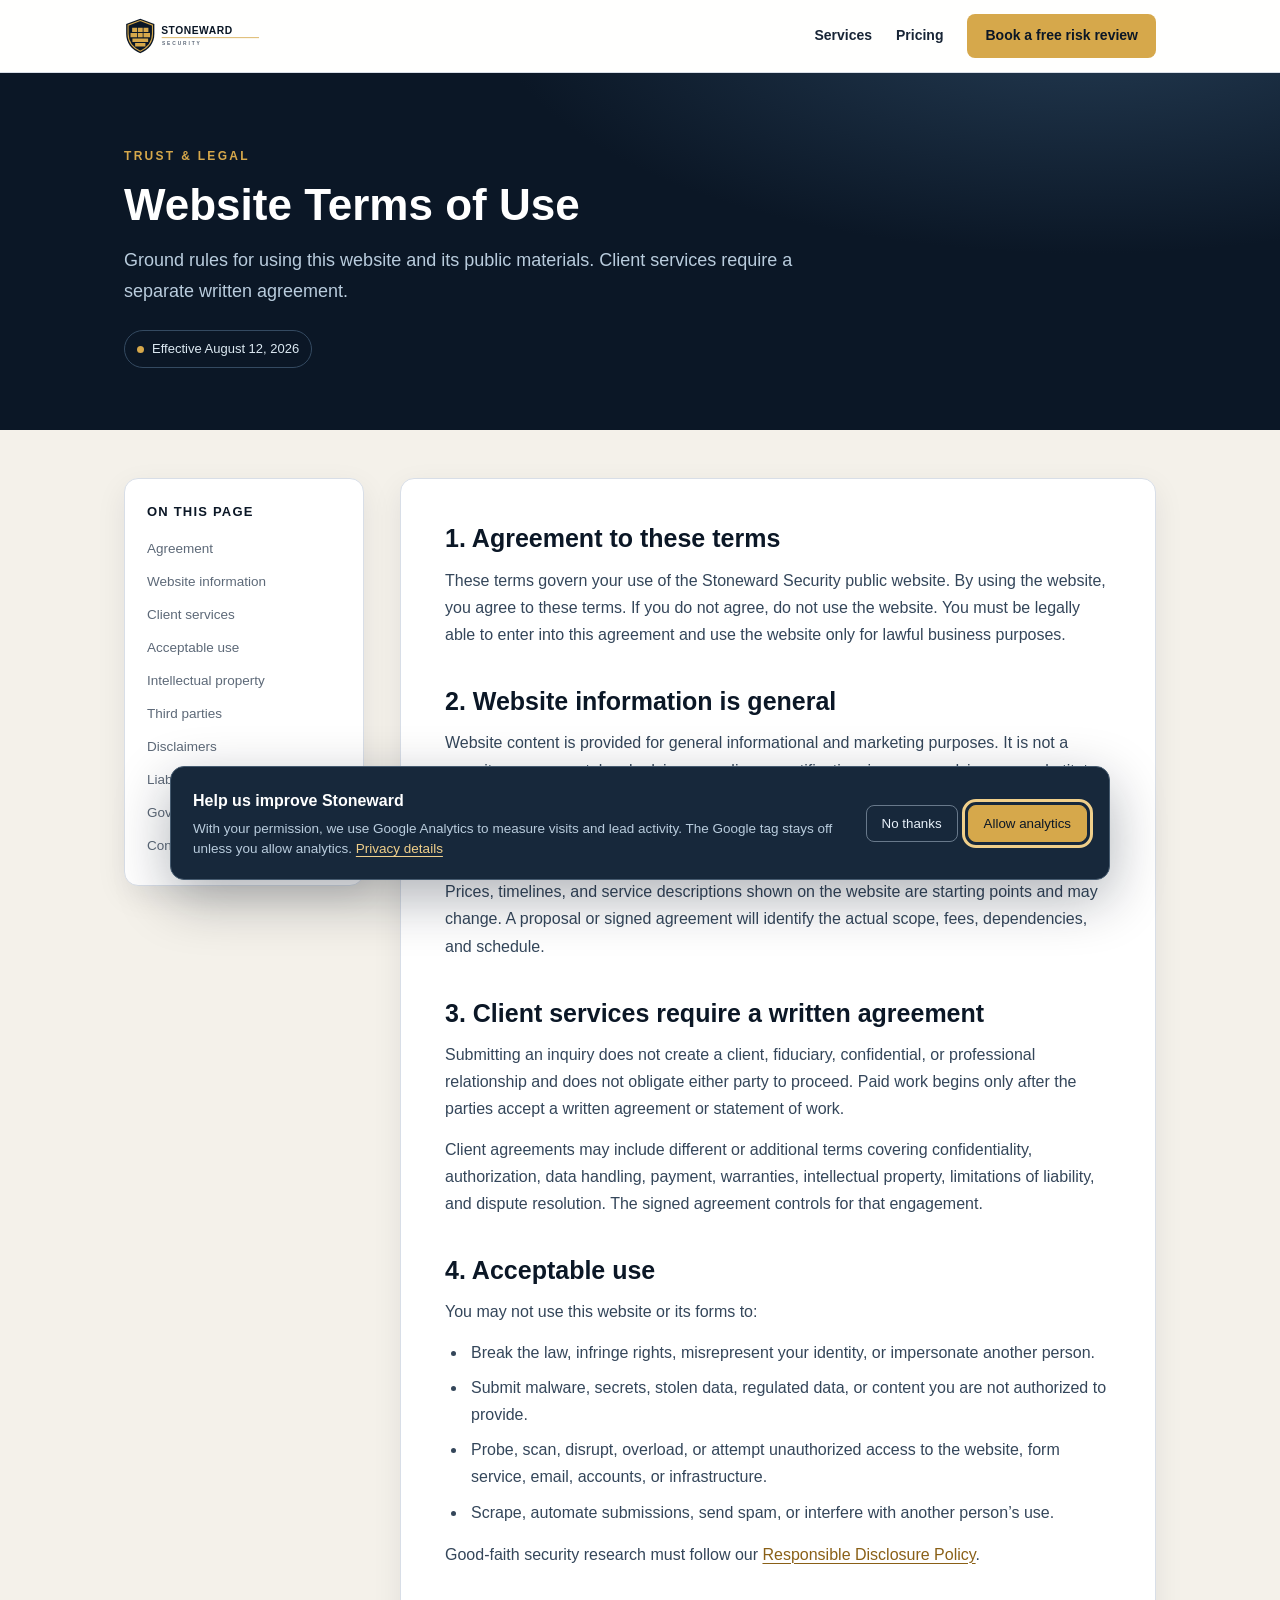
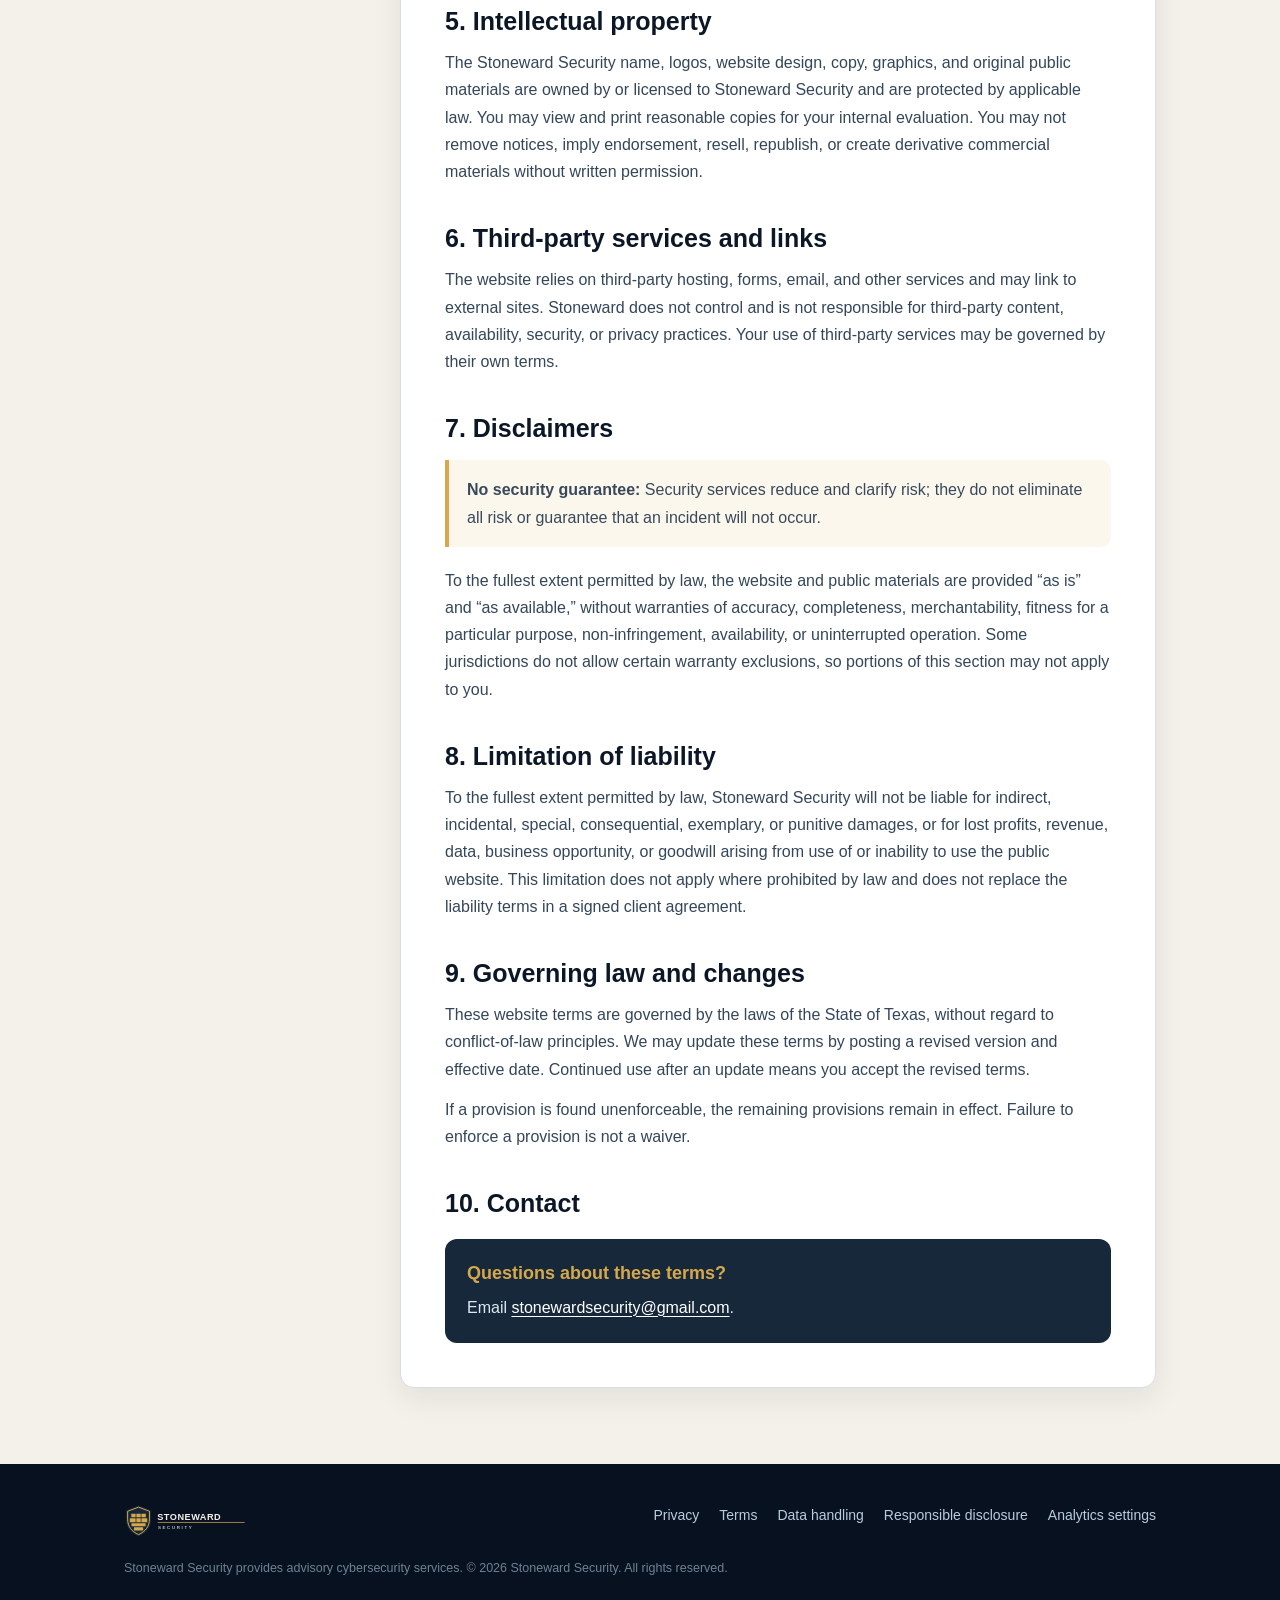
<file: terms.html>
<!DOCTYPE html>
<html lang="en">
<head>
<meta charset="UTF-8">
<meta name="viewport" content="width=device-width, initial-scale=1.0">
<title>Website Terms of Use | Stoneward Security</title>
<meta name="description" content="Terms governing use of the Stoneward Security website, inquiries, and public materials.">
<meta name="robots" content="index,follow">
<meta name="theme-color" content="#0B1726">
<link rel="icon" href="favicon.ico" sizes="any">
<link rel="canonical" href="https://stonewardsecurity.github.io/terms.html">
<meta property="og:title" content="Website Terms of Use | Stoneward Security">
<meta property="og:description" content="Terms governing use of the Stoneward Security website and public materials.">
<meta property="og:type" content="website">
<meta property="og:url" content="https://stonewardsecurity.github.io/terms.html">
<meta property="og:image" content="https://stonewardsecurity.github.io/og-card.png">
<link rel="stylesheet" href="legal.css">
<link rel="stylesheet" href="analytics.css">
<script src="analytics.js" defer></script>
</head>
<body>
<header><div class="wrap nav"><a class="brand" href="index.html" aria-label="Stoneward Security home"><img src="stoneward_logo.svg" alt="Stoneward Security"></a><nav class="nav-links" aria-label="Primary navigation"><a href="index.html#services">Services</a><a href="index.html#pricing">Pricing</a><a class="btn" href="index.html#contact">Book a free risk review</a></nav></div></header>
<main>
  <section class="hero"><div class="wrap"><span class="eyebrow">Trust &amp; legal</span><h1>Website Terms of Use</h1><p>Ground rules for using this website and its public materials. Client services require a separate written agreement.</p><span class="effective">Effective August 12, 2026</span></div></section>
  <div class="wrap layout">
    <aside class="toc"><strong>On this page</strong><nav aria-label="Page contents"><a href="#agreement">Agreement</a><a href="#information">Website information</a><a href="#services">Client services</a><a href="#use">Acceptable use</a><a href="#ip">Intellectual property</a><a href="#links">Third parties</a><a href="#disclaimers">Disclaimers</a><a href="#liability">Liability</a><a href="#law">Governing law</a><a href="#contact">Contact</a></nav></aside>
    <article class="legal">
      <section id="agreement"><h2>1. Agreement to these terms</h2><p>These terms govern your use of the Stoneward Security public website. By using the website, you agree to these terms. If you do not agree, do not use the website. You must be legally able to enter into this agreement and use the website only for lawful business purposes.</p></section>
      <section id="information"><h2>2. Website information is general</h2><p>Website content is provided for general informational and marketing purposes. It is not a security assessment, legal advice, compliance certification, insurance advice, or a substitute for guidance tailored to your systems and obligations. Cybersecurity conditions change quickly, and website content may not be complete, current, or appropriate for a particular environment.</p><p>Prices, timelines, and service descriptions shown on the website are starting points and may change. A proposal or signed agreement will identify the actual scope, fees, dependencies, and schedule.</p></section>
      <section id="services"><h2>3. Client services require a written agreement</h2><p>Submitting an inquiry does not create a client, fiduciary, confidential, or professional relationship and does not obligate either party to proceed. Paid work begins only after the parties accept a written agreement or statement of work.</p><p>Client agreements may include different or additional terms covering confidentiality, authorization, data handling, payment, warranties, intellectual property, limitations of liability, and dispute resolution. The signed agreement controls for that engagement.</p></section>
      <section id="use"><h2>4. Acceptable use</h2><p>You may not use this website or its forms to:</p><ul><li>Break the law, infringe rights, misrepresent your identity, or impersonate another person.</li><li>Submit malware, secrets, stolen data, regulated data, or content you are not authorized to provide.</li><li>Probe, scan, disrupt, overload, or attempt unauthorized access to the website, form service, email, accounts, or infrastructure.</li><li>Scrape, automate submissions, send spam, or interfere with another person’s use.</li></ul><p>Good-faith security research must follow our <a href="responsible-disclosure.html">Responsible Disclosure Policy</a>.</p></section>
      <section id="ip"><h2>5. Intellectual property</h2><p>The Stoneward Security name, logos, website design, copy, graphics, and original public materials are owned by or licensed to Stoneward Security and are protected by applicable law. You may view and print reasonable copies for your internal evaluation. You may not remove notices, imply endorsement, resell, republish, or create derivative commercial materials without written permission.</p></section>
      <section id="links"><h2>6. Third-party services and links</h2><p>The website relies on third-party hosting, forms, email, and other services and may link to external sites. Stoneward does not control and is not responsible for third-party content, availability, security, or privacy practices. Your use of third-party services may be governed by their own terms.</p></section>
      <section id="disclaimers"><h2>7. Disclaimers</h2><div class="notice"><p><strong>No security guarantee:</strong> Security services reduce and clarify risk; they do not eliminate all risk or guarantee that an incident will not occur.</p></div><p>To the fullest extent permitted by law, the website and public materials are provided “as is” and “as available,” without warranties of accuracy, completeness, merchantability, fitness for a particular purpose, non-infringement, availability, or uninterrupted operation. Some jurisdictions do not allow certain warranty exclusions, so portions of this section may not apply to you.</p></section>
      <section id="liability"><h2>8. Limitation of liability</h2><p>To the fullest extent permitted by law, Stoneward Security will not be liable for indirect, incidental, special, consequential, exemplary, or punitive damages, or for lost profits, revenue, data, business opportunity, or goodwill arising from use of or inability to use the public website. This limitation does not apply where prohibited by law and does not replace the liability terms in a signed client agreement.</p></section>
      <section id="law"><h2>9. Governing law and changes</h2><p>These website terms are governed by the laws of the State of Texas, without regard to conflict-of-law principles. We may update these terms by posting a revised version and effective date. Continued use after an update means you accept the revised terms.</p><p>If a provision is found unenforceable, the remaining provisions remain in effect. Failure to enforce a provision is not a waiver.</p></section>
      <section id="contact"><h2>10. Contact</h2><div class="contact-card"><h3>Questions about these terms?</h3><p>Email <a href="mailto:stonewardsecurity@gmail.com?subject=Website%20terms">stonewardsecurity@gmail.com</a>.</p></div></section>
    </article>
  </div>
</main>
<footer><div class="wrap"><div class="foot-top"><a href="index.html"><img src="stoneward_logo_light.svg" alt="Stoneward Security"></a><nav class="foot-links" aria-label="Legal navigation"><a href="privacy.html">Privacy</a><a href="terms.html" aria-current="page">Terms</a><a href="data-handling.html">Data handling</a><a href="responsible-disclosure.html">Responsible disclosure</a></nav></div><p class="disc">Stoneward Security provides advisory cybersecurity services. © <span class="year"></span> Stoneward Security. All rights reserved.</p></div></footer>
<script>document.querySelectorAll('.year').forEach(function(el){el.textContent=new Date().getFullYear();});</script>
</body>
</html>
</file>
<file: analytics.css>
.analytics-consent[hidden]{display:none}
.analytics-consent{
  position:fixed;
  z-index:1000;
  left:20px;
  right:20px;
  bottom:20px;
  max-width:940px;
  margin:0 auto;
  display:flex;
  align-items:center;
  justify-content:space-between;
  gap:24px;
  padding:20px 22px;
  color:#E8F1FA;
  background:#17283B;
  border:1px solid #465B70;
  border-radius:14px;
  box-shadow:0 18px 55px rgba(7,17,32,.32);
  font-family:"Segoe UI",-apple-system,BlinkMacSystemFont,Roboto,Helvetica,Arial,sans-serif;
}
.analytics-consent__copy{max-width:640px}
.analytics-consent__copy strong{display:block;color:#FFFFFF;font-size:16px;margin-bottom:4px}
.analytics-consent__copy p{margin:0;color:#B9CCDD;font-size:13.5px;line-height:1.5}
.analytics-consent__copy a{color:#F0CF8A;text-decoration:underline;text-underline-offset:3px}
.analytics-consent__actions{display:flex;gap:10px;flex-shrink:0}
.analytics-consent__button{
  border:1px solid #D6A84B;
  border-radius:8px;
  padding:10px 15px;
  background:#D6A84B;
  color:#0B1726;
  font:700 13.5px/1.2 inherit;
  cursor:pointer;
}
.analytics-consent__button:hover{filter:brightness(1.05)}
.analytics-consent__button:focus-visible,.analytics-settings:focus-visible{outline:3px solid #F0CF8A;outline-offset:3px}
.analytics-consent__button--secondary{background:transparent;color:#E8F1FA;border-color:#68798B}
.analytics-settings{
  padding:0;
  border:0;
  background:transparent;
  color:#B9CCDD;
  font:inherit;
  cursor:pointer;
}
.analytics-settings:hover{color:#D6A84B}
@media(max-width:700px){
  .analytics-consent{left:12px;right:12px;bottom:12px;display:block;padding:18px}
  .analytics-consent__actions{margin-top:15px}
  .analytics-consent__button{flex:1}
}
</file>
<file: legal.css>
:root{
  --navy:#0B1726;
  --navy-2:#17283B;
  --navy-3:#21344A;
  --navy-line:#344A61;
  --gold:#D6A84B;
  --gold-d:#8A6017;
  --ink:#182536;
  --muted:#5D6978;
  --paper:#F4F1EA;
  --white:#FFFFFF;
  --line:#D8DEE7;
  --radius:14px;
  --shadow:0 10px 30px rgba(10,26,47,.08);
  --font:"Segoe UI",-apple-system,BlinkMacSystemFont,Roboto,Helvetica,Arial,sans-serif;
}
*{box-sizing:border-box;margin:0;padding:0}
html{scroll-behavior:smooth}
body{font-family:var(--font);color:var(--ink);background:var(--paper);line-height:1.7;font-size:16px}
img{max-width:100%;display:block}
a{color:var(--gold-d);text-decoration-thickness:1px;text-underline-offset:3px}
a:hover{text-decoration:underline}
.wrap{max-width:1080px;margin:0 auto;padding:0 24px}
header{position:sticky;top:0;z-index:50;background:rgba(255,255,255,.94);backdrop-filter:blur(8px);border-bottom:1px solid var(--line)}
.nav{display:flex;align-items:center;justify-content:space-between;min-height:72px;gap:24px}
.brand img{height:38px;width:auto}
.nav-links{display:flex;align-items:center;gap:24px}
.nav-links a{color:var(--ink);font-size:14px;font-weight:700;text-decoration:none}
.nav-links a:hover{color:var(--gold-d)}
.nav-links .btn{background:var(--gold);color:var(--navy);padding:10px 18px;border-radius:8px}
.hero{background:radial-gradient(1000px 420px at 85% -20%,#253D55 0%,var(--navy) 60%);color:#E8F1FA;padding:68px 0 62px}
.eyebrow{display:inline-block;color:var(--gold);font-size:12px;font-weight:800;letter-spacing:2.3px;text-transform:uppercase;margin-bottom:14px}
.hero h1{font-size:44px;line-height:1.15;color:#fff;max-width:760px;margin-bottom:14px}
.hero p{color:#B9CCDD;max-width:700px;font-size:18px}
.effective{display:inline-flex;align-items:center;gap:8px;margin-top:24px;padding:7px 12px;border:1px solid var(--navy-line);border-radius:999px;color:#DCE9F2;font-size:13px}
.effective::before{content:"";width:7px;height:7px;border-radius:50%;background:var(--gold)}
.layout{display:grid;grid-template-columns:240px minmax(0,1fr);gap:36px;align-items:start;padding:48px 24px 76px}
.toc{position:sticky;top:96px;background:var(--white);border:1px solid var(--line);border-radius:var(--radius);padding:22px;box-shadow:var(--shadow)}
.toc strong{display:block;color:var(--navy);font-size:13px;text-transform:uppercase;letter-spacing:1.2px;margin-bottom:10px}
.toc a{display:block;color:var(--muted);font-size:13.5px;padding:5px 0;text-decoration:none}
.toc a:hover{color:var(--gold-d)}
.legal{background:var(--white);border:1px solid var(--line);border-radius:var(--radius);padding:44px;box-shadow:var(--shadow);min-width:0}
.legal section{scroll-margin-top:94px;margin-bottom:38px}
.legal section:last-child{margin-bottom:0}
.legal h2{color:var(--navy);font-size:25px;line-height:1.25;margin-bottom:12px}
.legal h3{color:var(--navy);font-size:18px;line-height:1.35;margin:22px 0 8px}
.legal p{margin-bottom:13px;color:#34465A}
.legal ul{padding-left:22px;margin:10px 0 15px}
.legal li{color:#34465A;margin-bottom:8px;padding-left:4px}
.notice{background:#FBF7EC;border-left:4px solid var(--gold);padding:16px 18px;border-radius:0 10px 10px 0;margin:16px 0 20px}
.notice p{margin:0;color:#39495B}
.plain-table{width:100%;border-collapse:collapse;margin:18px 0;font-size:14px}
.plain-table th{background:var(--navy-2);color:#fff;text-align:left;padding:11px 13px}
.plain-table td{border:1px solid var(--line);padding:12px 13px;vertical-align:top;color:#34465A}
.plain-table tbody tr:nth-child(even){background:#FAFBFC}
.contact-card{background:var(--navy-2);border-radius:12px;padding:22px;color:#DCE9F2;margin-top:20px}
.contact-card h3{color:var(--gold);margin:0 0 8px}
.contact-card p{color:#DCE9F2;margin:0}
.contact-card a{color:#fff}
footer{background:#071120;color:#8FA3B5;padding:40px 0 30px;font-size:14px}
.foot-top{display:flex;justify-content:space-between;align-items:flex-start;gap:30px;flex-wrap:wrap;margin-bottom:20px}
.foot-top img{height:34px}
.foot-links{display:flex;gap:12px 20px;flex-wrap:wrap;justify-content:flex-end;max-width:650px}
.foot-links a{color:#B9CCDD;text-decoration:none}
.foot-links a:hover{color:var(--gold)}
.disc{font-size:12.5px;color:#6E8295;max-width:900px;line-height:1.6}
@media(max-width:820px){
  .layout{grid-template-columns:1fr}
  .toc{position:static}
  .toc nav{columns:2}
  .hero h1{font-size:36px}
}
@media(max-width:640px){
  .nav{padding:14px 0;align-items:flex-start}
  .nav-links{gap:10px;flex-wrap:wrap;justify-content:flex-end}
  .nav-links a:not(.btn){display:none}
  .hero{padding:54px 0 50px}
  .hero h1{font-size:32px}
  .hero p{font-size:16px}
  .layout{padding-top:28px;padding-bottom:52px}
  .toc nav{columns:1}
  .legal{padding:28px 22px}
  .plain-table{display:block;overflow-x:auto}
  .foot-links{justify-content:flex-start}
}
</file>
